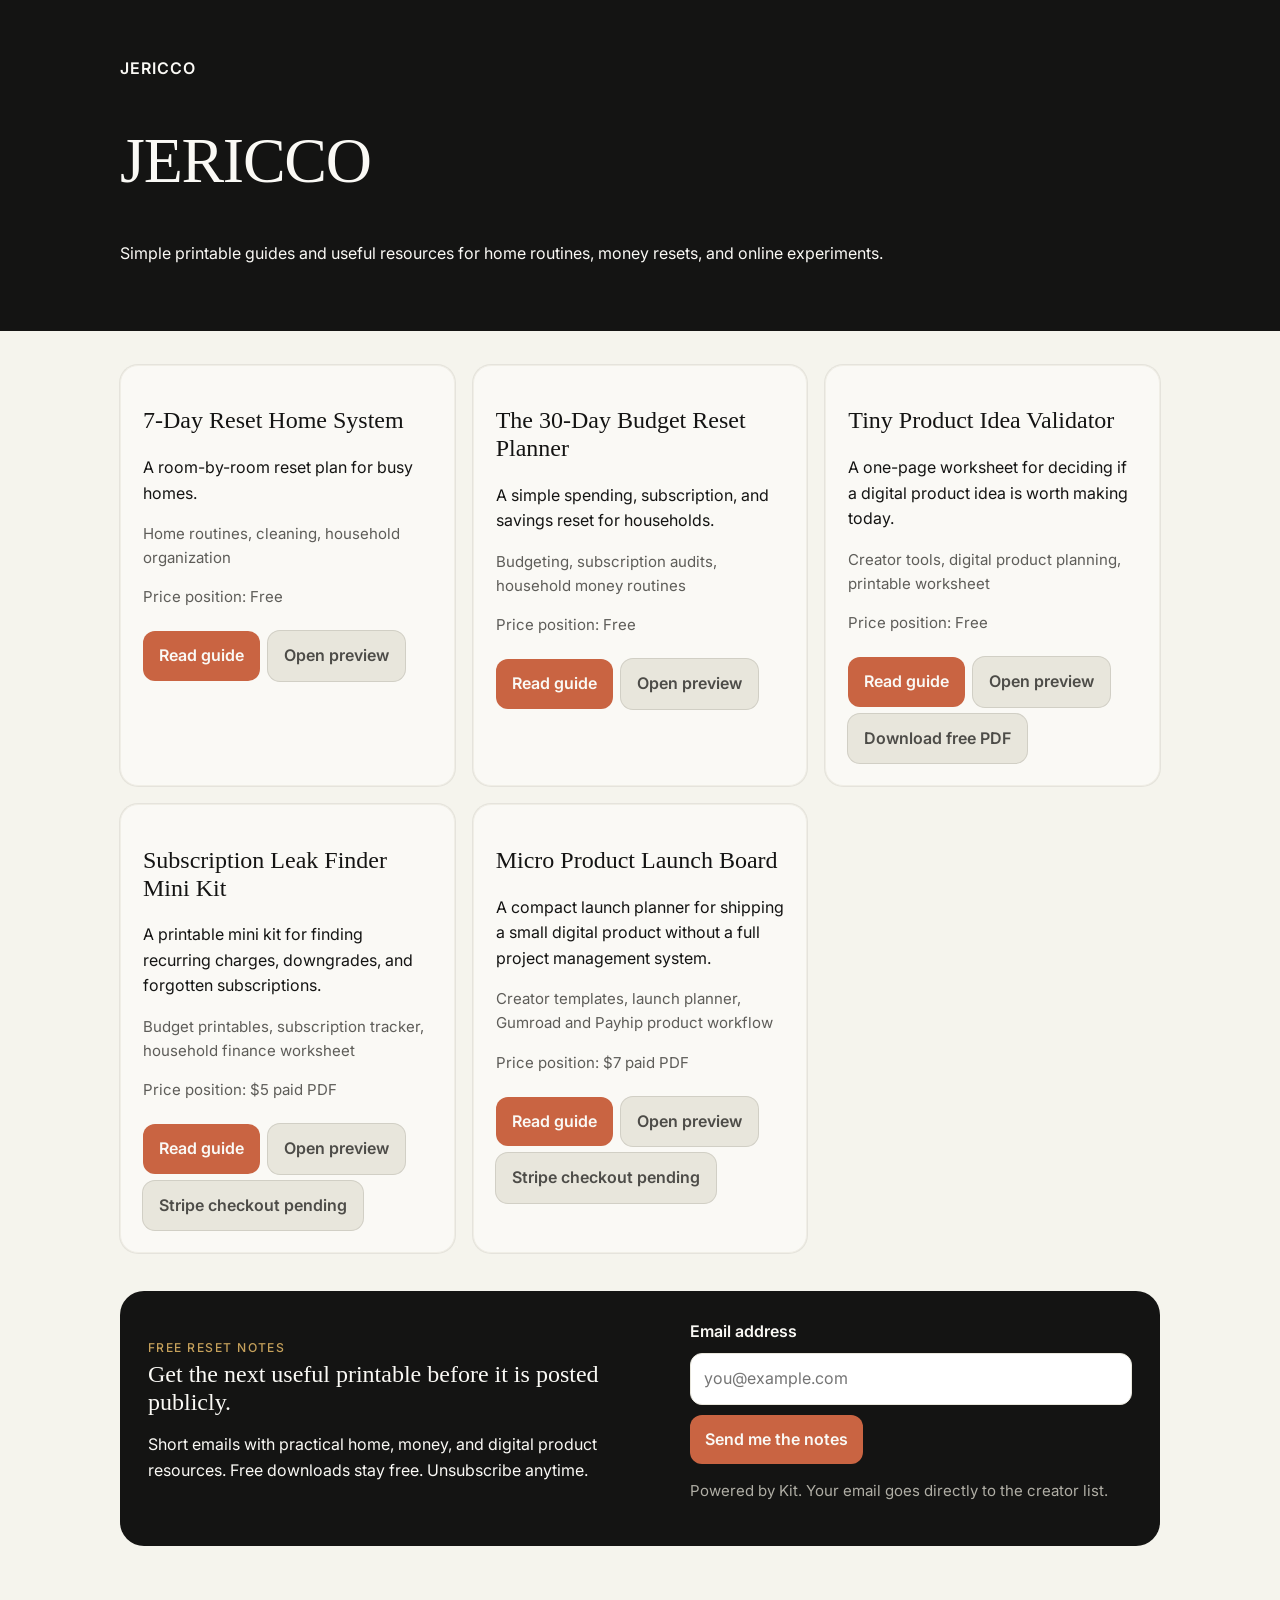
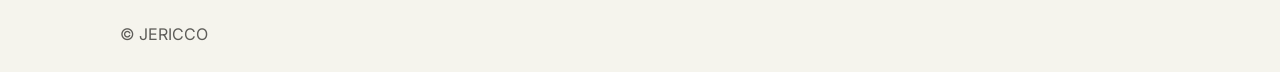
<file: index.html>
<!doctype html><html lang="en"><head><meta charset="utf-8"><meta name="viewport" content="width=device-width, initial-scale=1"><title>JERICCO</title><meta name="description" content="Simple printable guides and useful resources for home routines, money resets, and online experiments."><link rel="stylesheet" href="style.css"></head><body><header><div><a class="home" href="./">JERICCO</a><h1>JERICCO</h1><p>Simple printable guides and useful resources for home routines, money resets, and online experiments.</p></div></header><main><section class='grid'><article class='card'><h2>7-Day Reset Home System</h2><p>A room-by-room reset plan for busy homes.</p><p class='small'>Home routines, cleaning, household organization</p><p class='small'>Price position: Free</p><a class='button' href='7-day-reset-home-system-guide.html'>Read guide</a><a class='button alt' href='7-day-reset-home-system.html'>Open preview</a></article>
<article class='card'><h2>The 30-Day Budget Reset Planner</h2><p>A simple spending, subscription, and savings reset for households.</p><p class='small'>Budgeting, subscription audits, household money routines</p><p class='small'>Price position: Free</p><a class='button' href='budget-reset-planner-guide.html'>Read guide</a><a class='button alt' href='budget-reset-planner.html'>Open preview</a></article>
<article class='card'><h2>Tiny Product Idea Validator</h2><p>A one-page worksheet for deciding if a digital product idea is worth making today.</p><p class='small'>Creator tools, digital product planning, printable worksheet</p><p class='small'>Price position: Free</p><a class='button' href='daily-2026-07-02-tiny-product-idea-validator-guide.html'>Read guide</a><a class='button alt' href='product/daily/2026-07-02/tiny-product-idea-validator/index.html'>Open preview</a><a class='button alt' href='downloads/daily/2026-07-02/tiny-product-idea-validator.pdf'>Download free PDF</a></article>
<article class='card'><h2>Subscription Leak Finder Mini Kit</h2><p>A printable mini kit for finding recurring charges, downgrades, and forgotten subscriptions.</p><p class='small'>Budget printables, subscription tracker, household finance worksheet</p><p class='small'>Price position: $5 paid PDF</p><a class='button' href='daily-2026-07-02-subscription-leak-finder-mini-kit-guide.html'>Read guide</a><a class='button alt' href='product/daily/2026-07-02/subscription-leak-finder-mini-kit/index.html'>Open preview</a><span class='button alt'>Stripe checkout pending</span></article>
<article class='card'><h2>Micro Product Launch Board</h2><p>A compact launch planner for shipping a small digital product without a full project management system.</p><p class='small'>Creator templates, launch planner, Gumroad and Payhip product workflow</p><p class='small'>Price position: $7 paid PDF</p><a class='button' href='daily-2026-07-02-micro-product-launch-board-guide.html'>Read guide</a><a class='button alt' href='product/daily/2026-07-02/micro-product-launch-board/index.html'>Open preview</a><span class='button alt'>Stripe checkout pending</span></article></section>
<section class='email-capture' aria-label='Email updates'>
  <div>
    <p class='eyebrow'>Free reset notes</p>
    <h2>Get the next useful printable before it is posted publicly.</h2>
    <p>Short emails with practical home, money, and digital product resources. Free downloads stay free. Unsubscribe anytime.</p>
  </div>
  <form class='email-form' action='https://app.convertkit.com/forms/8208470/subscriptions' method='post' target='_blank'>
    <label for='email-address'>Email address</label>
    <div class='email-row'>
      <input id='email-address' name='email_address' type='email' placeholder='you@example.com' autocomplete='email' required>
      <button type='submit'>Send me the notes</button>
    </div>
    <p class='small'>Powered by Kit. Your email goes directly to the creator list.</p>
  </form>
</section></main><footer>© JERICCO</footer></body></html>
</file>
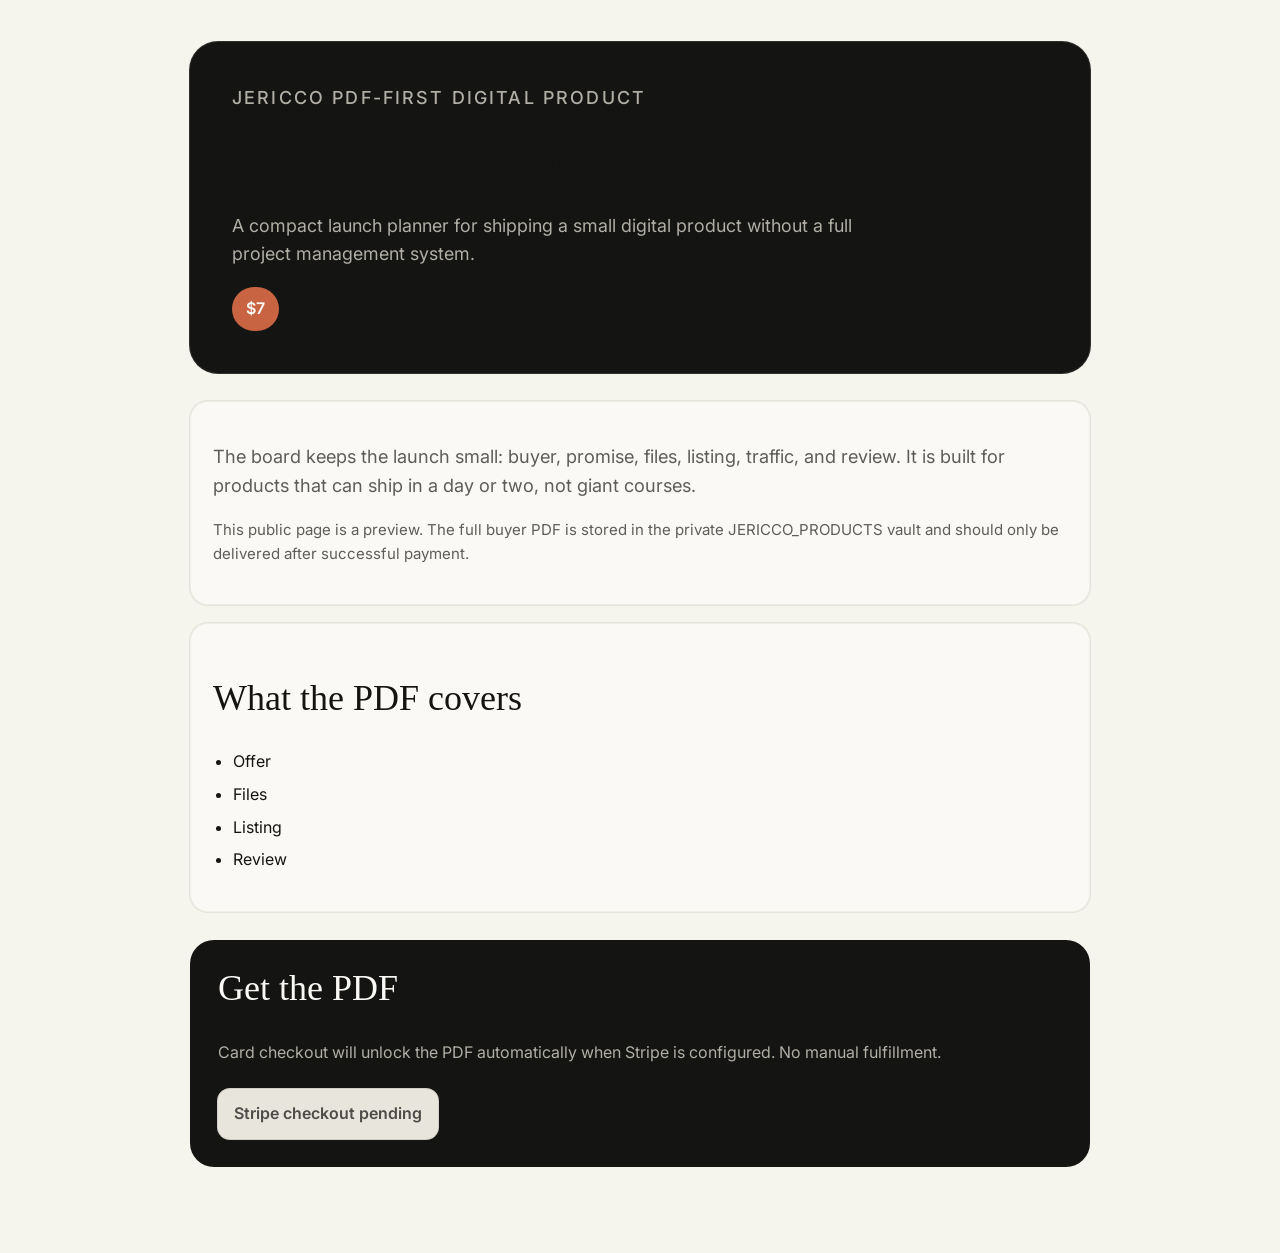
<file: product/daily/2026-07-02/micro-product-launch-board/index.html>
<!doctype html><html lang="en"><head><meta charset="utf-8"><meta name="viewport" content="width=device-width, initial-scale=1"><title>Micro Product Launch Board | JERICCO</title><meta name="description" content="A compact launch planner for shipping a small digital product without a full project management system."><style>@import url('https://fonts.googleapis.com/css2?family=Inter:wght@300;400;500;600&display=swap');
:root{--paper:#f5f4ed;--ivory:#faf9f5;--ink:#141413;--muted:#5e5d59;--stone:#87867f;--border:#e8e6dc;--line:#f0eee6;--terra:#c96442;--terra2:#d97757;--dark:#30302e;--silver:#b0aea5}
*{box-sizing:border-box}body{font-family:'Anthropic Sans',Inter,system-ui,-apple-system,'Segoe UI',Arial,sans-serif;line-height:1.6;color:var(--ink);background:var(--paper);margin:0}main{max-width:940px;margin:0 auto;padding:42px 20px 58px}.cover{background:var(--ink);color:var(--ivory);padding:42px;border-radius:28px;margin-bottom:28px;box-shadow:0 0 0 1px var(--dark)}.eyebrow{letter-spacing:.12em;text-transform:uppercase;color:#c6a15b;font-size:.75rem;font-weight:500;margin:0 0 12px}.cover h1{font-family:'Anthropic Serif',Georgia,serif;font-size:clamp(2.3rem,5vw,4rem);font-weight:500;line-height:1.08;margin:.1rem 0 .8rem}.cover p{max-width:680px;color:var(--silver);font-size:1.12rem}.price{display:inline-block;background:var(--terra);color:var(--ivory);padding:9px 14px;border-radius:999px;font-weight:600}.card,.worksheet{background:var(--ivory);border:1px solid var(--line);border-radius:18px;padding:22px;margin:18px 0;box-shadow:0 0 0 1px rgba(209,207,197,.45)}h1,h2,h3{font-family:'Anthropic Serif',Georgia,serif;font-weight:500;line-height:1.16;color:var(--ink)}h2{font-size:clamp(1.6rem,3vw,2.25rem);margin-top:32px}h3{font-size:1.25rem}.lead{font-size:1.14rem;color:var(--muted)}.small{color:var(--muted);font-size:.94rem}.line{border-bottom:1px solid #cfcabf;min-height:30px;margin:10px 0}.button{display:inline-flex;align-items:center;justify-content:center;background:var(--terra);color:var(--ivory);padding:12px 16px;border-radius:12px;text-decoration:none;font-weight:600;margin:8px 8px 0 0}.button.secondary{background:#e8e6dc;color:#4d4c48;box-shadow:0 0 0 1px #d1cfc5}.button.dark{background:var(--dark);color:var(--ivory)}.paywall{background:var(--ink);color:var(--ivory);border-radius:24px;padding:28px;margin:28px 0}.paywall h2{color:var(--ivory);margin-top:0}.paywall p{color:var(--silver)}ul{padding-left:1.25rem}.preview-list li{margin:.45rem 0}.print-note{font-size:.92rem;color:var(--muted)}@media print{body{background:white}.cover,.paywall{border-radius:0}.no-print{display:none}}</style></head><body><main><section class="cover"><p class="eyebrow">JERICCO PDF-first digital product</p><h1>Micro Product Launch Board</h1><p>A compact launch planner for shipping a small digital product without a full project management system.</p><span class="price">$7</span></section><section class='card'><p class='lead'>The board keeps the launch small: buyer, promise, files, listing, traffic, and review. It is built for products that can ship in a day or two, not giant courses.</p><p class='small'>This public page is a preview. The full buyer PDF is stored in the private JERICCO_PRODUCTS vault and should only be delivered after successful payment.</p></section><section class='card'><h2>What the PDF covers</h2><ul class='preview-list'><li>Offer</li>
<li>Files</li>
<li>Listing</li>
<li>Review</li></ul></section><section class='paywall'><h2>Get the PDF</h2><p>Card checkout will unlock the PDF automatically when Stripe is configured. No manual fulfillment.</p><span class='button secondary'>Stripe checkout pending</span></section></main></body></html>
</file>
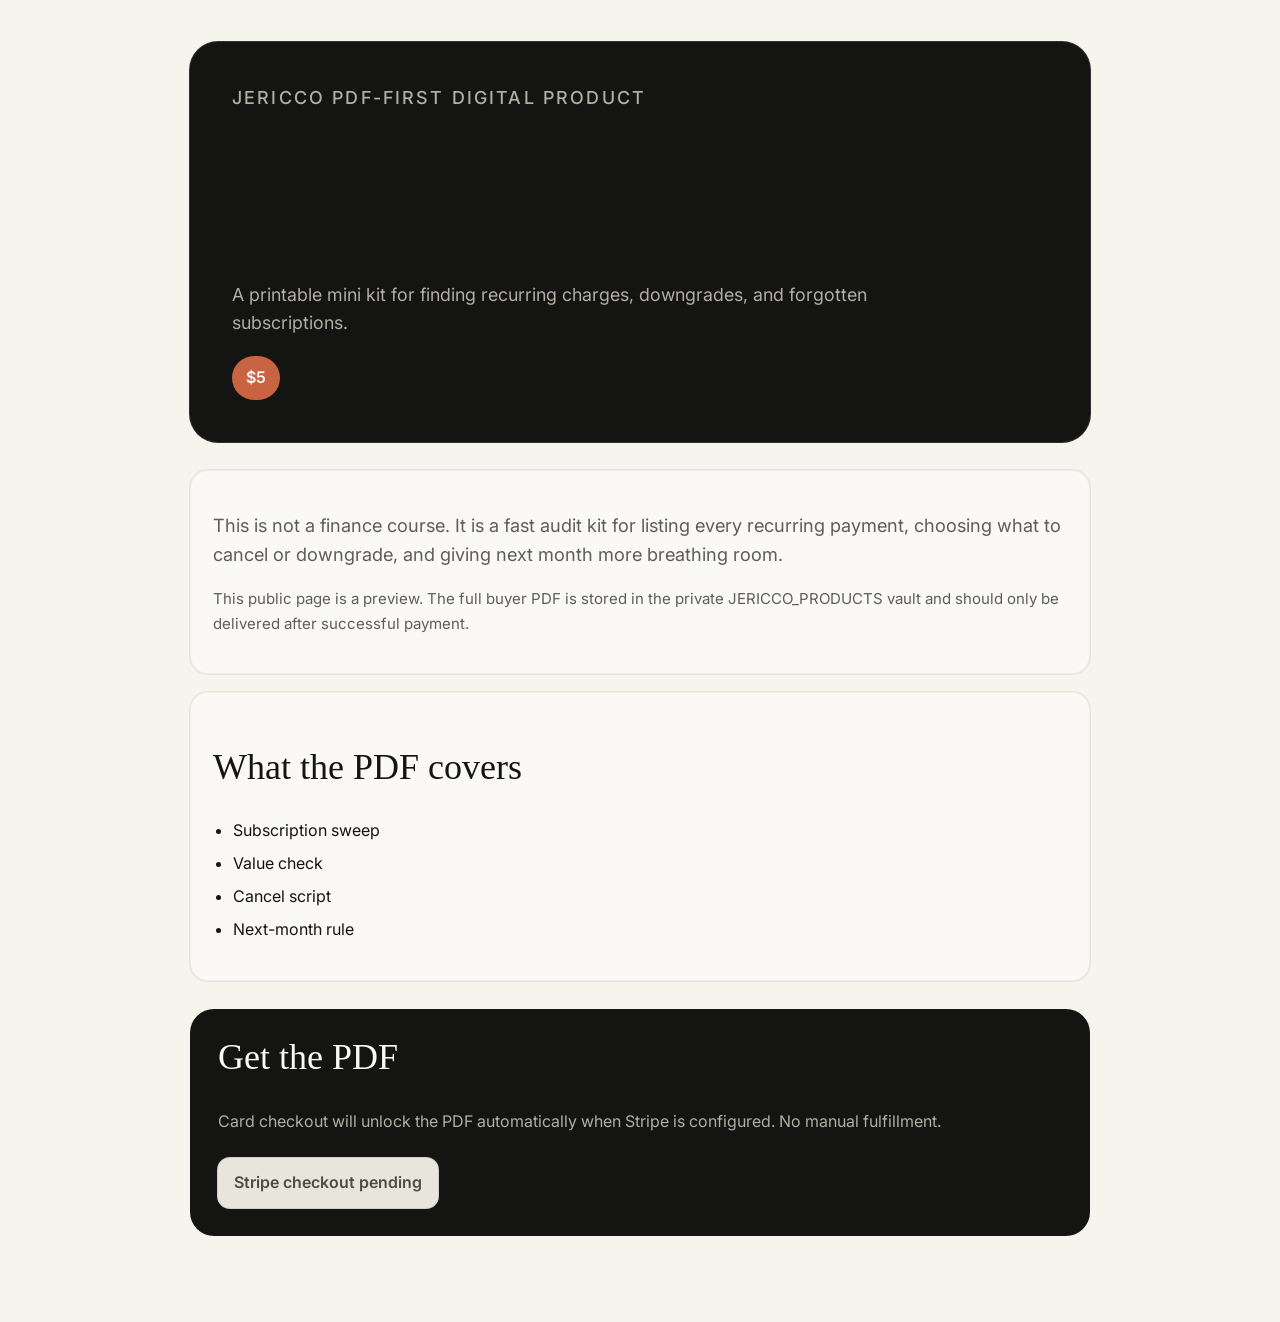
<file: product/daily/2026-07-02/subscription-leak-finder-mini-kit/index.html>
<!doctype html><html lang="en"><head><meta charset="utf-8"><meta name="viewport" content="width=device-width, initial-scale=1"><title>Subscription Leak Finder Mini Kit | JERICCO</title><meta name="description" content="A printable mini kit for finding recurring charges, downgrades, and forgotten subscriptions."><style>@import url('https://fonts.googleapis.com/css2?family=Inter:wght@300;400;500;600&display=swap');
:root{--paper:#f5f4ed;--ivory:#faf9f5;--ink:#141413;--muted:#5e5d59;--stone:#87867f;--border:#e8e6dc;--line:#f0eee6;--terra:#c96442;--terra2:#d97757;--dark:#30302e;--silver:#b0aea5}
*{box-sizing:border-box}body{font-family:'Anthropic Sans',Inter,system-ui,-apple-system,'Segoe UI',Arial,sans-serif;line-height:1.6;color:var(--ink);background:var(--paper);margin:0}main{max-width:940px;margin:0 auto;padding:42px 20px 58px}.cover{background:var(--ink);color:var(--ivory);padding:42px;border-radius:28px;margin-bottom:28px;box-shadow:0 0 0 1px var(--dark)}.eyebrow{letter-spacing:.12em;text-transform:uppercase;color:#c6a15b;font-size:.75rem;font-weight:500;margin:0 0 12px}.cover h1{font-family:'Anthropic Serif',Georgia,serif;font-size:clamp(2.3rem,5vw,4rem);font-weight:500;line-height:1.08;margin:.1rem 0 .8rem}.cover p{max-width:680px;color:var(--silver);font-size:1.12rem}.price{display:inline-block;background:var(--terra);color:var(--ivory);padding:9px 14px;border-radius:999px;font-weight:600}.card,.worksheet{background:var(--ivory);border:1px solid var(--line);border-radius:18px;padding:22px;margin:18px 0;box-shadow:0 0 0 1px rgba(209,207,197,.45)}h1,h2,h3{font-family:'Anthropic Serif',Georgia,serif;font-weight:500;line-height:1.16;color:var(--ink)}h2{font-size:clamp(1.6rem,3vw,2.25rem);margin-top:32px}h3{font-size:1.25rem}.lead{font-size:1.14rem;color:var(--muted)}.small{color:var(--muted);font-size:.94rem}.line{border-bottom:1px solid #cfcabf;min-height:30px;margin:10px 0}.button{display:inline-flex;align-items:center;justify-content:center;background:var(--terra);color:var(--ivory);padding:12px 16px;border-radius:12px;text-decoration:none;font-weight:600;margin:8px 8px 0 0}.button.secondary{background:#e8e6dc;color:#4d4c48;box-shadow:0 0 0 1px #d1cfc5}.button.dark{background:var(--dark);color:var(--ivory)}.paywall{background:var(--ink);color:var(--ivory);border-radius:24px;padding:28px;margin:28px 0}.paywall h2{color:var(--ivory);margin-top:0}.paywall p{color:var(--silver)}ul{padding-left:1.25rem}.preview-list li{margin:.45rem 0}.print-note{font-size:.92rem;color:var(--muted)}@media print{body{background:white}.cover,.paywall{border-radius:0}.no-print{display:none}}</style></head><body><main><section class="cover"><p class="eyebrow">JERICCO PDF-first digital product</p><h1>Subscription Leak Finder Mini Kit</h1><p>A printable mini kit for finding recurring charges, downgrades, and forgotten subscriptions.</p><span class="price">$5</span></section><section class='card'><p class='lead'>This is not a finance course. It is a fast audit kit for listing every recurring payment, choosing what to cancel or downgrade, and giving next month more breathing room.</p><p class='small'>This public page is a preview. The full buyer PDF is stored in the private JERICCO_PRODUCTS vault and should only be delivered after successful payment.</p></section><section class='card'><h2>What the PDF covers</h2><ul class='preview-list'><li>Subscription sweep</li>
<li>Value check</li>
<li>Cancel script</li>
<li>Next-month rule</li></ul></section><section class='paywall'><h2>Get the PDF</h2><p>Card checkout will unlock the PDF automatically when Stripe is configured. No manual fulfillment.</p><span class='button secondary'>Stripe checkout pending</span></section></main></body></html>
</file>
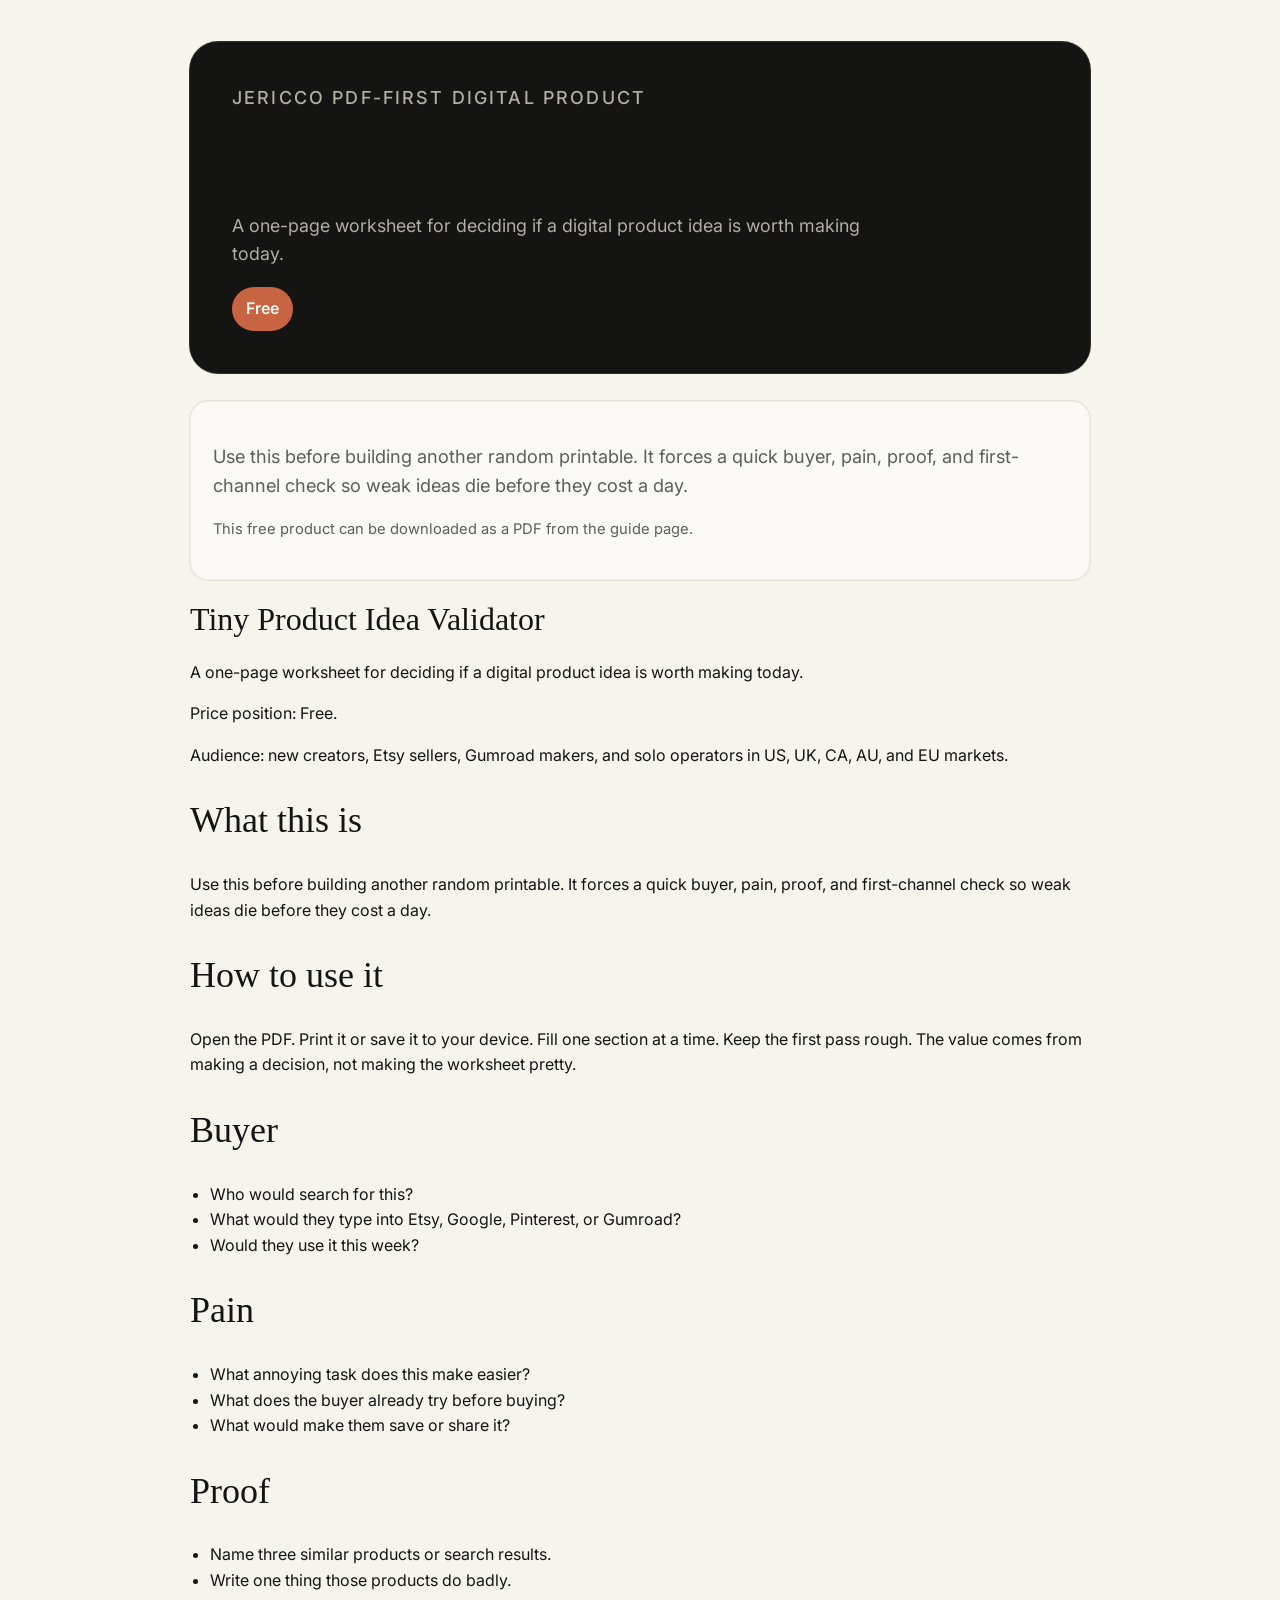
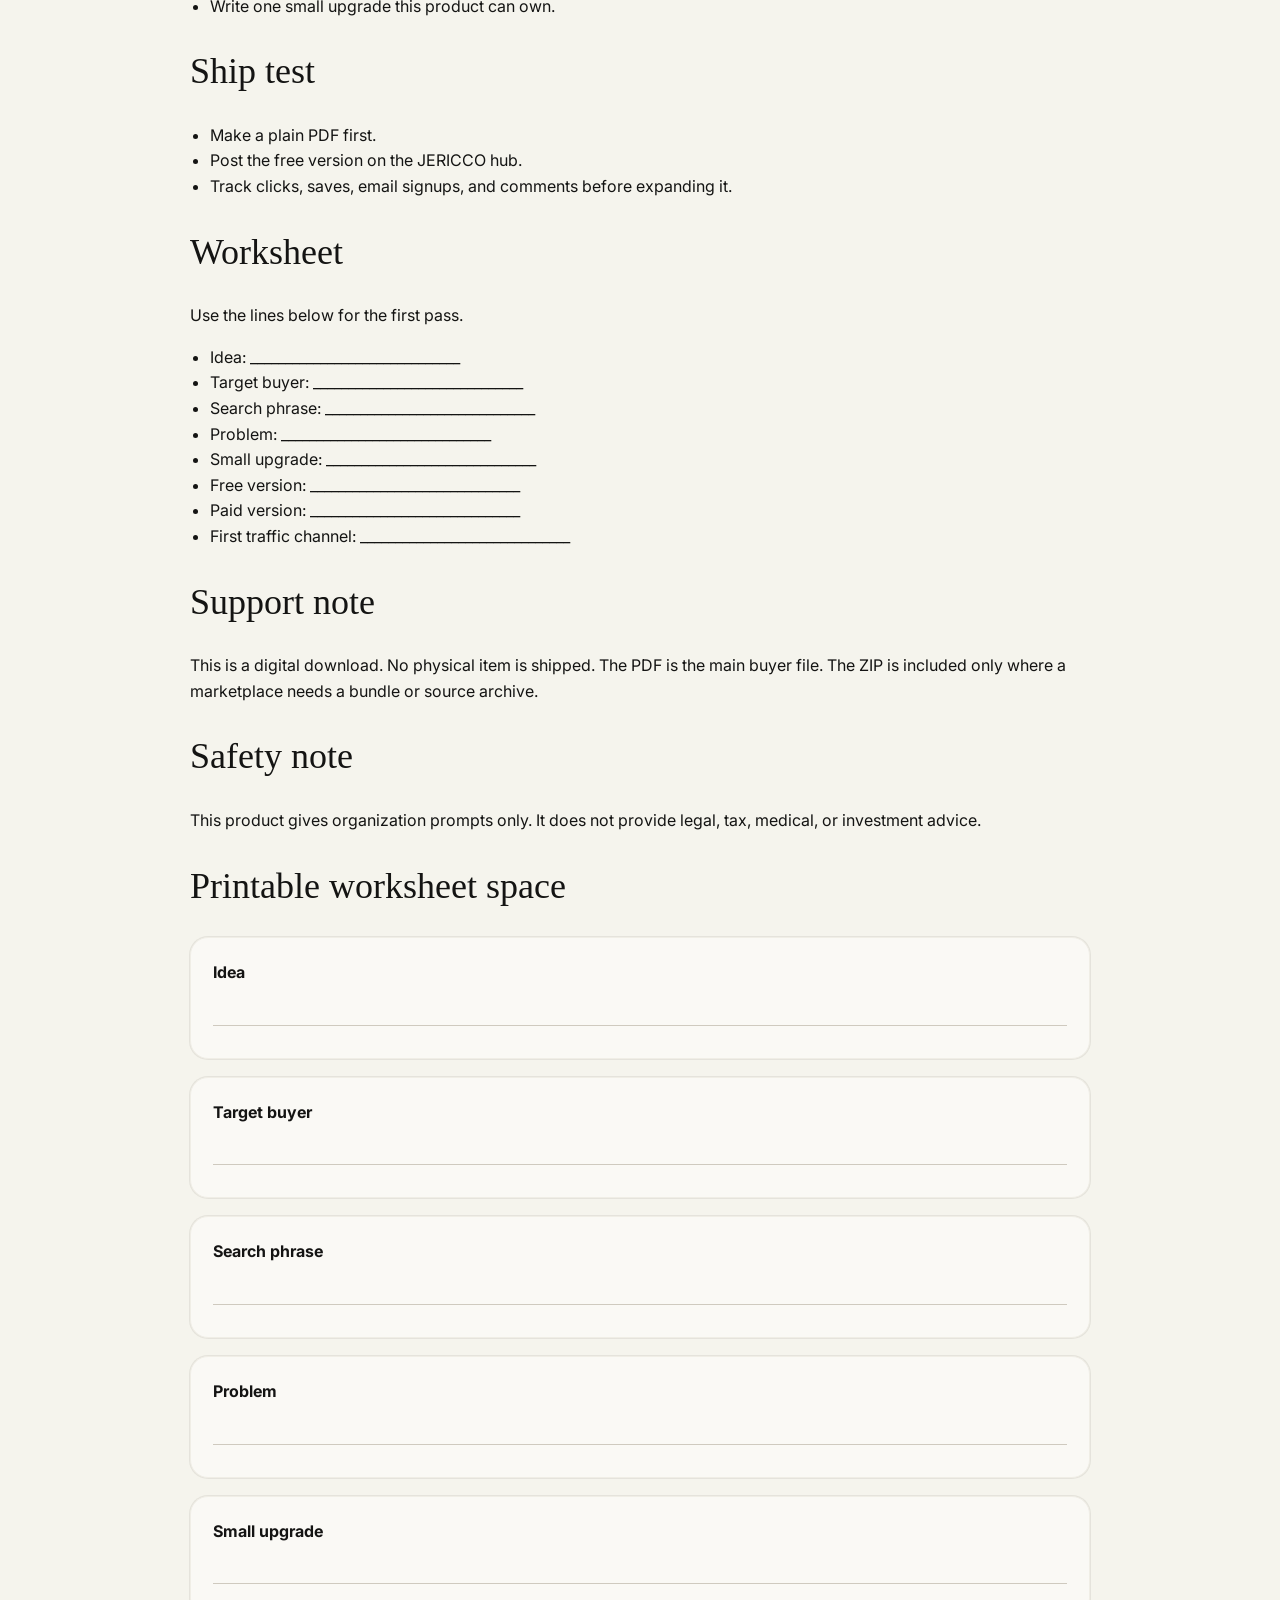
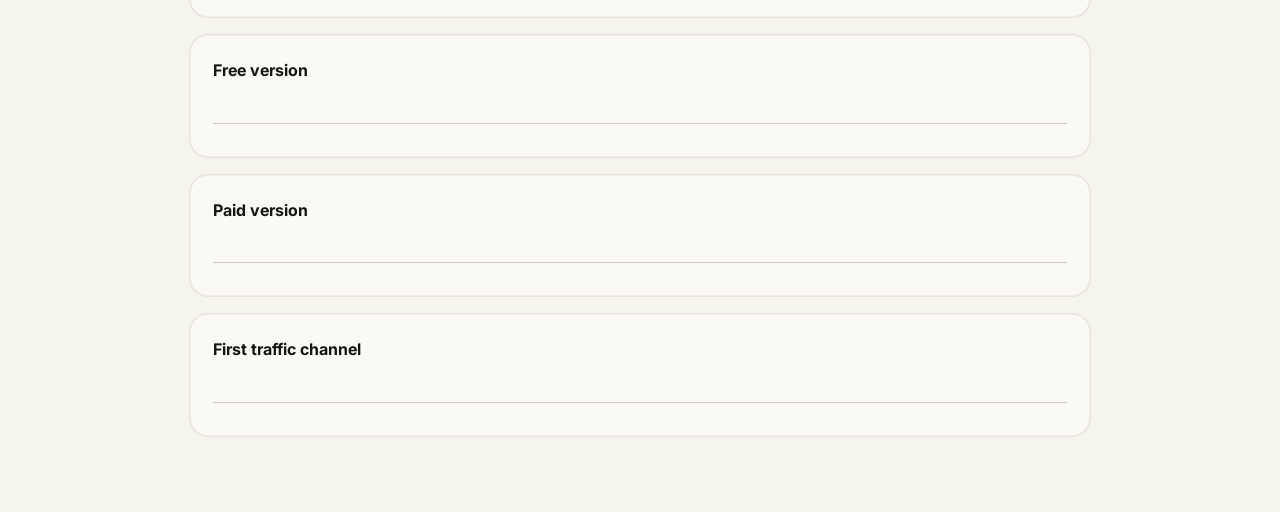
<file: product/daily/2026-07-02/tiny-product-idea-validator/index.html>
<!doctype html><html lang="en"><head><meta charset="utf-8"><meta name="viewport" content="width=device-width, initial-scale=1"><title>Tiny Product Idea Validator | JERICCO</title><meta name="description" content="A one-page worksheet for deciding if a digital product idea is worth making today."><style>@import url('https://fonts.googleapis.com/css2?family=Inter:wght@300;400;500;600&display=swap');
:root{--paper:#f5f4ed;--ivory:#faf9f5;--ink:#141413;--muted:#5e5d59;--stone:#87867f;--border:#e8e6dc;--line:#f0eee6;--terra:#c96442;--terra2:#d97757;--dark:#30302e;--silver:#b0aea5}
*{box-sizing:border-box}body{font-family:'Anthropic Sans',Inter,system-ui,-apple-system,'Segoe UI',Arial,sans-serif;line-height:1.6;color:var(--ink);background:var(--paper);margin:0}main{max-width:940px;margin:0 auto;padding:42px 20px 58px}.cover{background:var(--ink);color:var(--ivory);padding:42px;border-radius:28px;margin-bottom:28px;box-shadow:0 0 0 1px var(--dark)}.eyebrow{letter-spacing:.12em;text-transform:uppercase;color:#c6a15b;font-size:.75rem;font-weight:500;margin:0 0 12px}.cover h1{font-family:'Anthropic Serif',Georgia,serif;font-size:clamp(2.3rem,5vw,4rem);font-weight:500;line-height:1.08;margin:.1rem 0 .8rem}.cover p{max-width:680px;color:var(--silver);font-size:1.12rem}.price{display:inline-block;background:var(--terra);color:var(--ivory);padding:9px 14px;border-radius:999px;font-weight:600}.card,.worksheet{background:var(--ivory);border:1px solid var(--line);border-radius:18px;padding:22px;margin:18px 0;box-shadow:0 0 0 1px rgba(209,207,197,.45)}h1,h2,h3{font-family:'Anthropic Serif',Georgia,serif;font-weight:500;line-height:1.16;color:var(--ink)}h2{font-size:clamp(1.6rem,3vw,2.25rem);margin-top:32px}h3{font-size:1.25rem}.lead{font-size:1.14rem;color:var(--muted)}.small{color:var(--muted);font-size:.94rem}.line{border-bottom:1px solid #cfcabf;min-height:30px;margin:10px 0}.button{display:inline-flex;align-items:center;justify-content:center;background:var(--terra);color:var(--ivory);padding:12px 16px;border-radius:12px;text-decoration:none;font-weight:600;margin:8px 8px 0 0}.button.secondary{background:#e8e6dc;color:#4d4c48;box-shadow:0 0 0 1px #d1cfc5}.button.dark{background:var(--dark);color:var(--ivory)}.paywall{background:var(--ink);color:var(--ivory);border-radius:24px;padding:28px;margin:28px 0}.paywall h2{color:var(--ivory);margin-top:0}.paywall p{color:var(--silver)}ul{padding-left:1.25rem}.preview-list li{margin:.45rem 0}.print-note{font-size:.92rem;color:var(--muted)}@media print{body{background:white}.cover,.paywall{border-radius:0}.no-print{display:none}}</style></head><body><main><section class="cover"><p class="eyebrow">JERICCO PDF-first digital product</p><h1>Tiny Product Idea Validator</h1><p>A one-page worksheet for deciding if a digital product idea is worth making today.</p><span class="price">Free</span></section><section class='card'><p class='lead'>Use this before building another random printable. It forces a quick buyer, pain, proof, and first-channel check so weak ideas die before they cost a day.</p><p class='print-note'>This free product can be downloaded as a PDF from the guide page.</p></section><h1>Tiny Product Idea Validator</h1>
<p>A one-page worksheet for deciding if a digital product idea is worth making today.</p>
<p>Price position: Free.</p>
<p>Audience: new creators, Etsy sellers, Gumroad makers, and solo operators in US, UK, CA, AU, and EU markets.</p>
<h2>What this is</h2>
<p>Use this before building another random printable. It forces a quick buyer, pain, proof, and first-channel check so weak ideas die before they cost a day.</p>
<h2>How to use it</h2>
<p>Open the PDF. Print it or save it to your device. Fill one section at a time. Keep the first pass rough. The value comes from making a decision, not making the worksheet pretty.</p>
<h2>Buyer</h2>
<ul>
<li>Who would search for this?</li>
<li>What would they type into Etsy, Google, Pinterest, or Gumroad?</li>
<li>Would they use it this week?</li>
</ul>
<h2>Pain</h2>
<ul>
<li>What annoying task does this make easier?</li>
<li>What does the buyer already try before buying?</li>
<li>What would make them save or share it?</li>
</ul>
<h2>Proof</h2>
<ul>
<li>Name three similar products or search results.</li>
<li>Write one thing those products do badly.</li>
<li>Write one small upgrade this product can own.</li>
</ul>
<h2>Ship test</h2>
<ul>
<li>Make a plain PDF first.</li>
<li>Post the free version on the JERICCO hub.</li>
<li>Track clicks, saves, email signups, and comments before expanding it.</li>
</ul>
<h2>Worksheet</h2>
<p>Use the lines below for the first pass.</p>
<ul>
<li>Idea: ______________________________</li>
<li>Target buyer: ______________________________</li>
<li>Search phrase: ______________________________</li>
<li>Problem: ______________________________</li>
<li>Small upgrade: ______________________________</li>
<li>Free version: ______________________________</li>
<li>Paid version: ______________________________</li>
<li>First traffic channel: ______________________________</li>
</ul>
<h2>Support note</h2>
<p>This is a digital download. No physical item is shipped. The PDF is the main buyer file. The ZIP is included only where a marketplace needs a bundle or source archive.</p>
<h2>Safety note</h2>
<p>This product gives organization prompts only. It does not provide legal, tax, medical, or investment advice.</p><h2>Printable worksheet space</h2><div class='worksheet'><strong>Idea</strong><div class='line'></div></div>
<div class='worksheet'><strong>Target buyer</strong><div class='line'></div></div>
<div class='worksheet'><strong>Search phrase</strong><div class='line'></div></div>
<div class='worksheet'><strong>Problem</strong><div class='line'></div></div>
<div class='worksheet'><strong>Small upgrade</strong><div class='line'></div></div>
<div class='worksheet'><strong>Free version</strong><div class='line'></div></div>
<div class='worksheet'><strong>Paid version</strong><div class='line'></div></div>
<div class='worksheet'><strong>First traffic channel</strong><div class='line'></div></div></main></body></html>
</file>
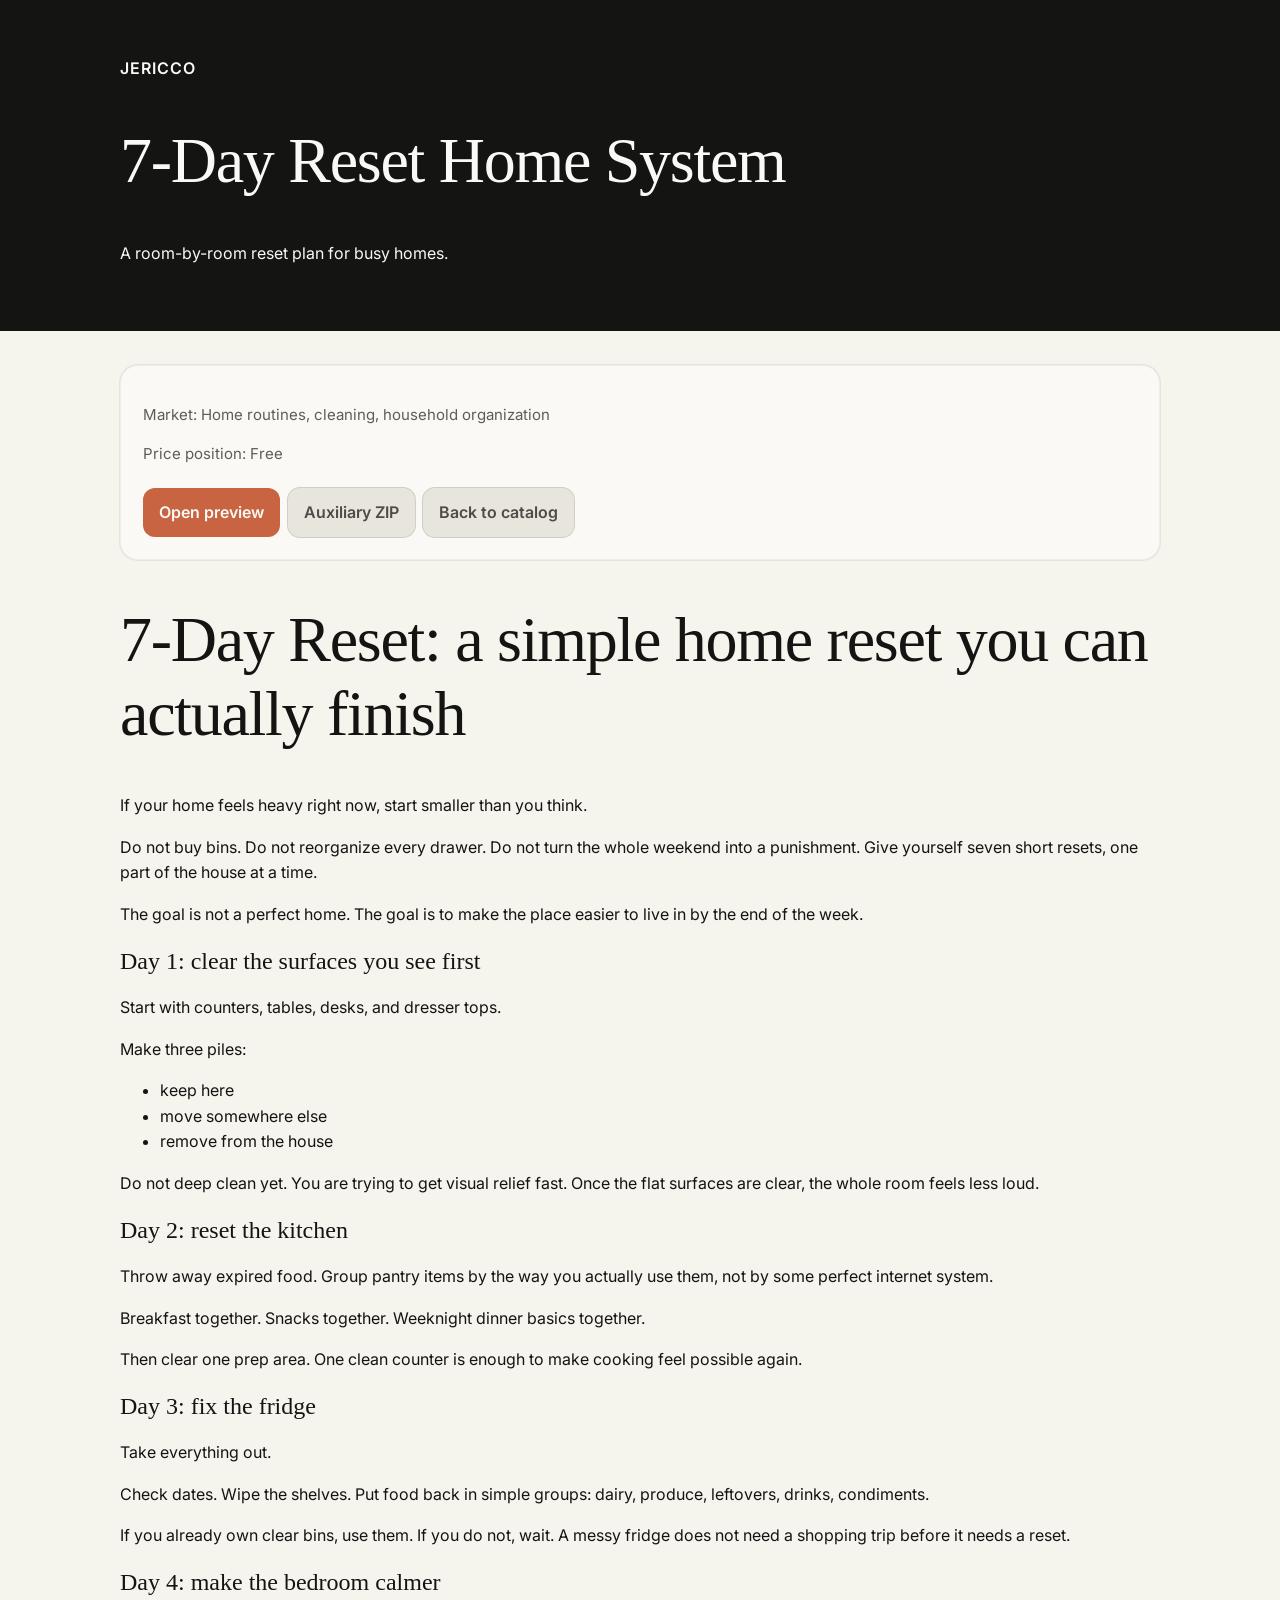
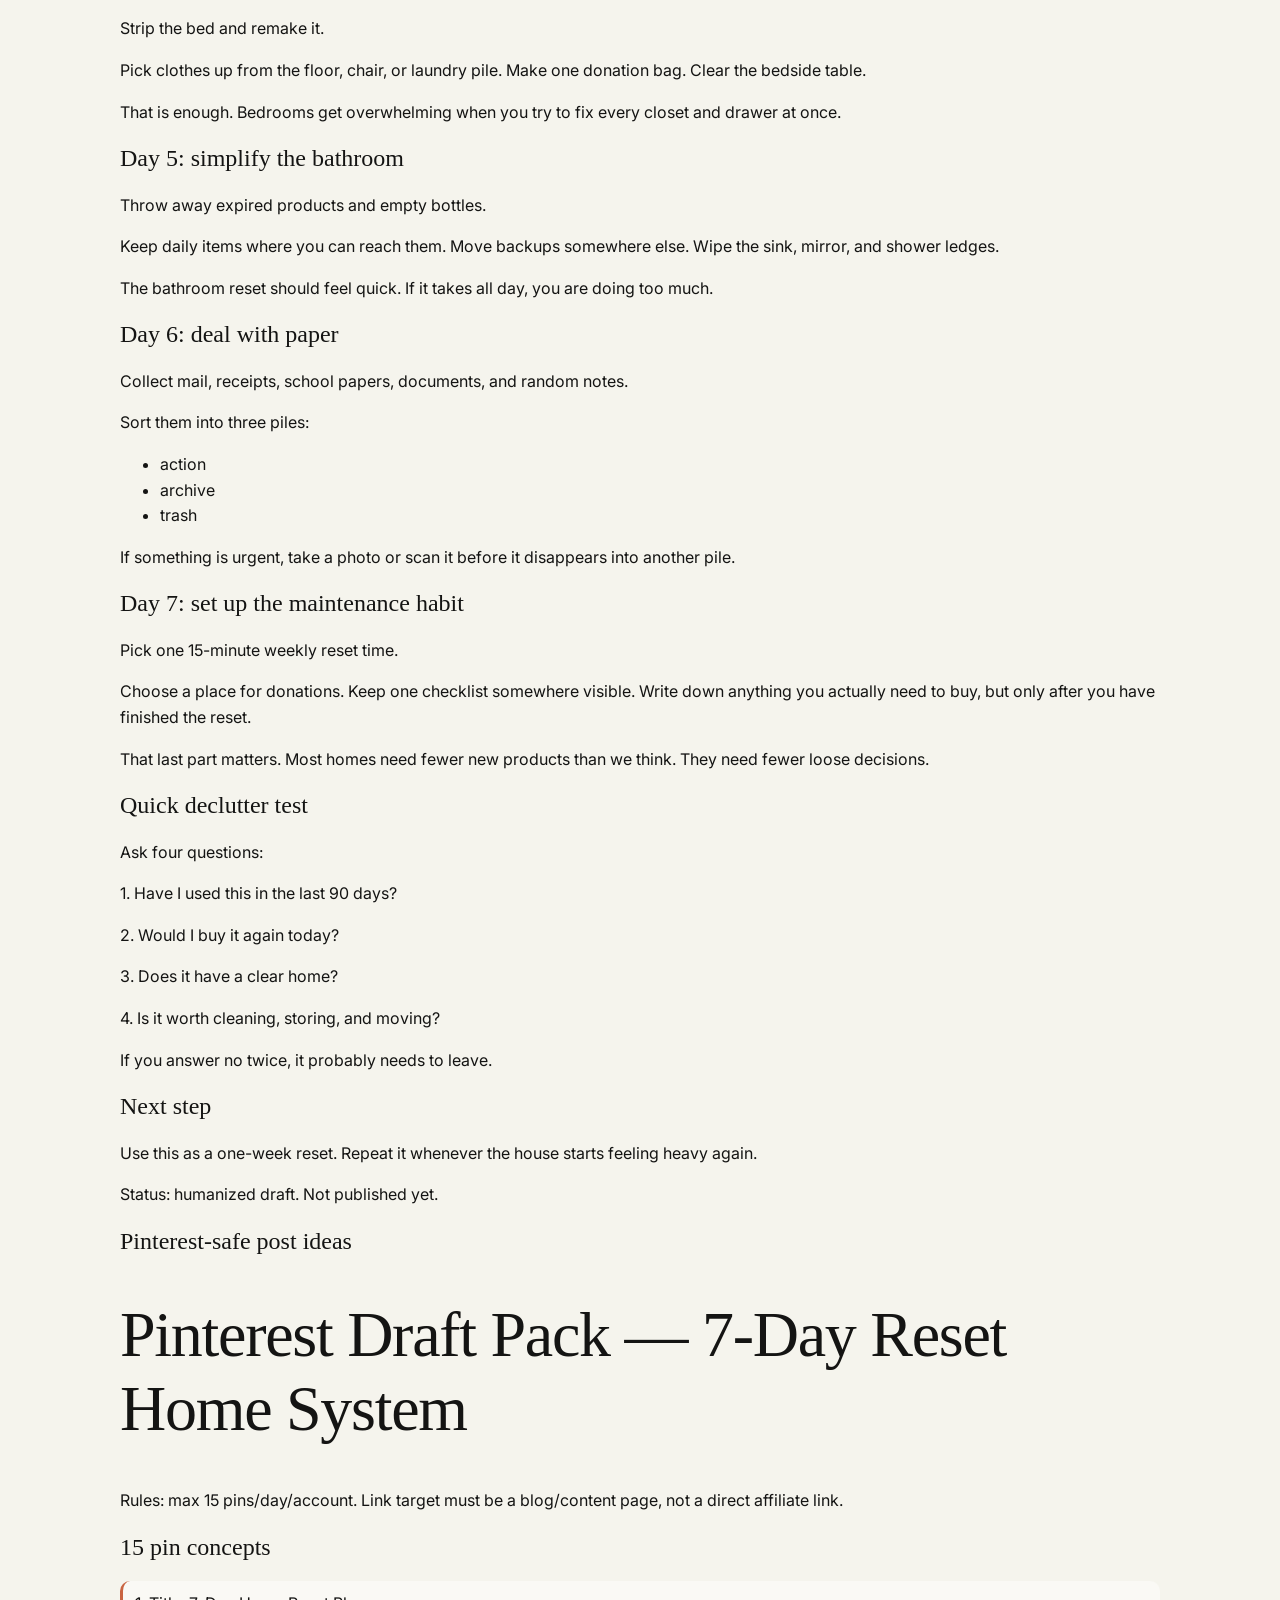
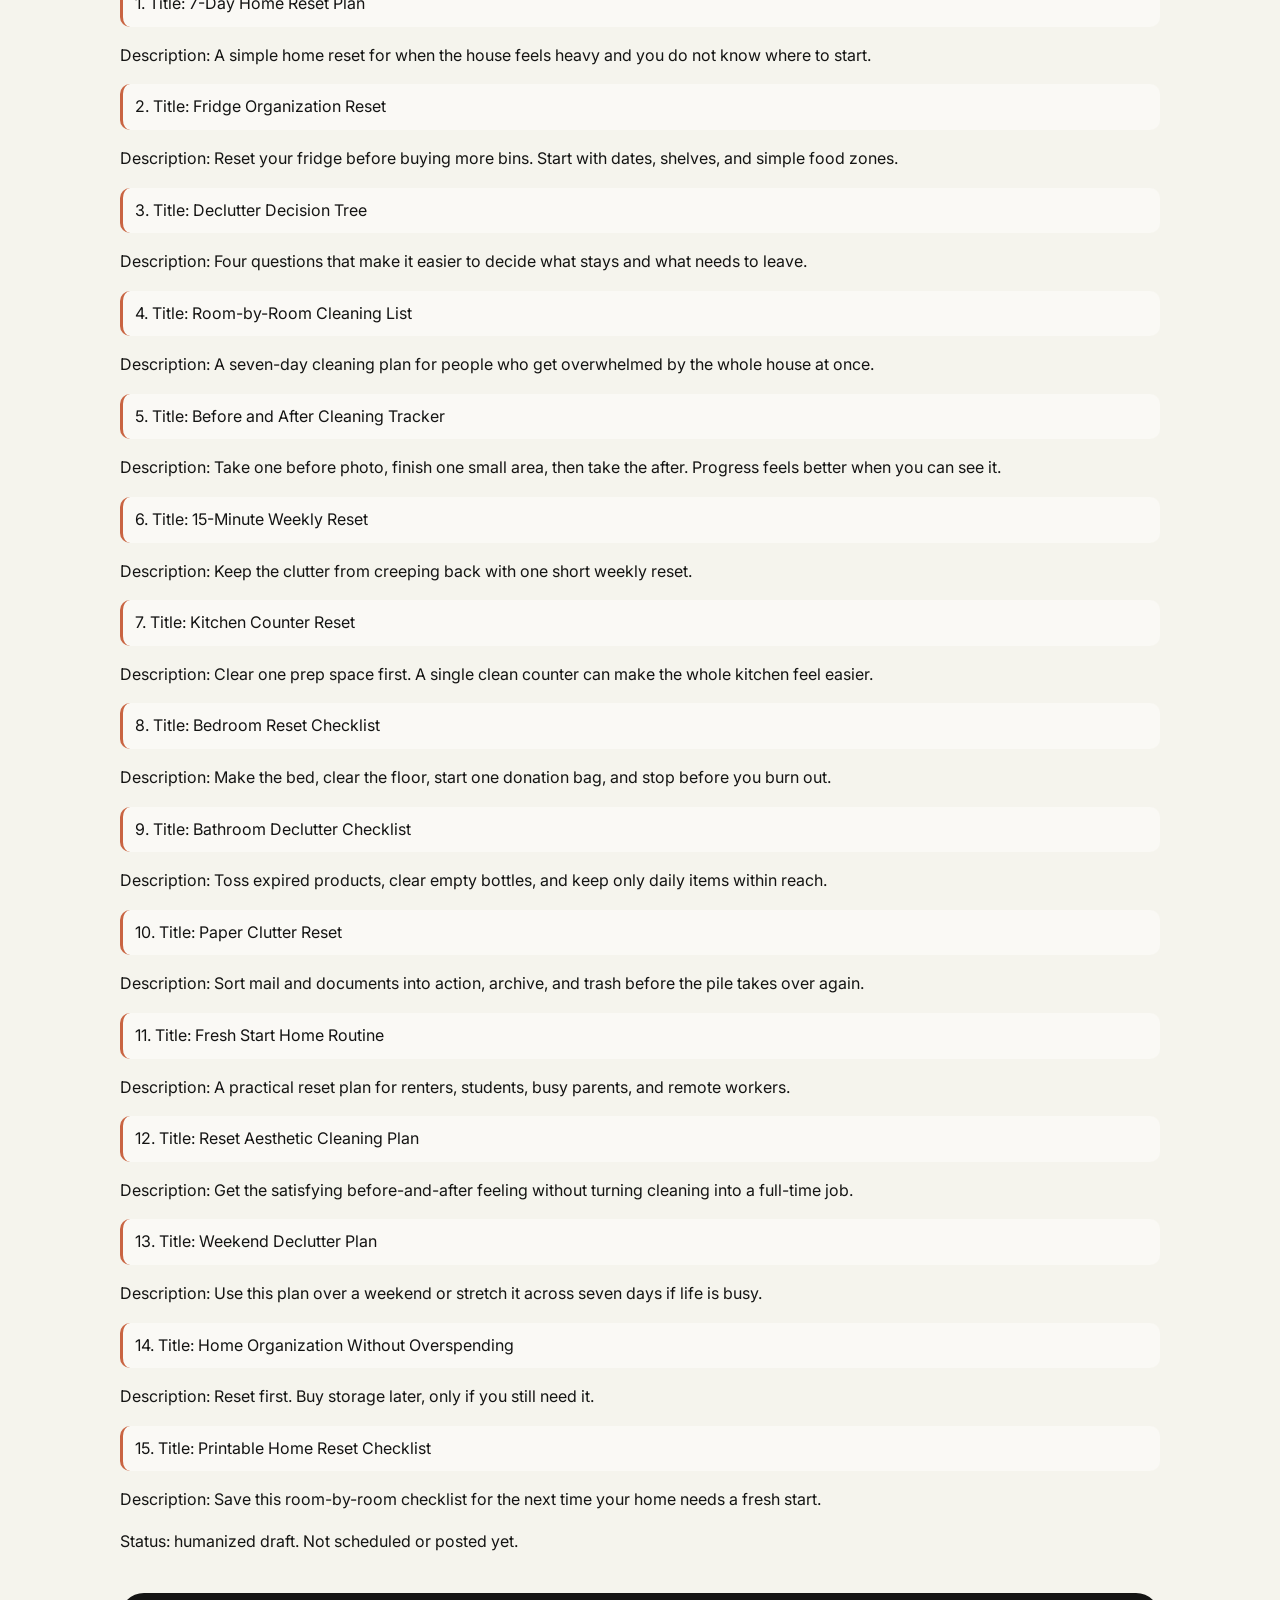
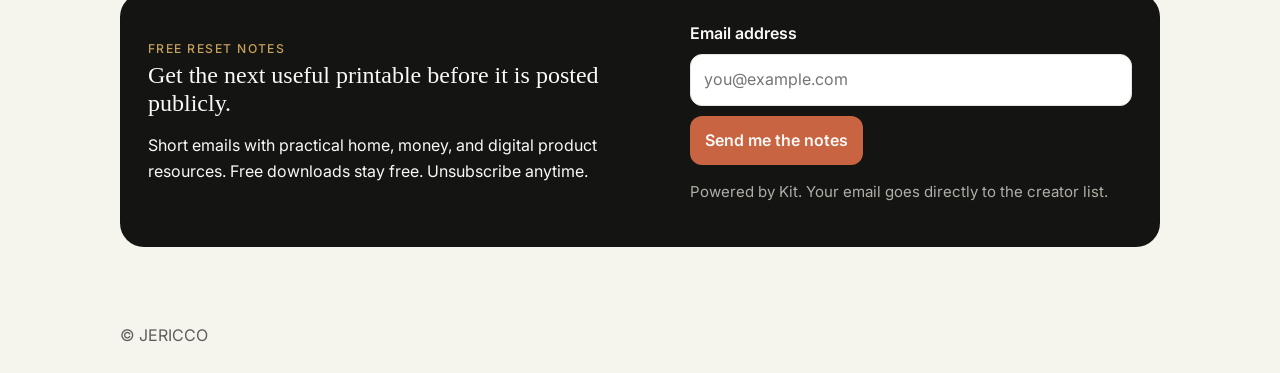
<file: 7-day-reset-home-system-guide.html>
<!doctype html><html lang="en"><head><meta charset="utf-8"><meta name="viewport" content="width=device-width, initial-scale=1"><title>7-Day Reset Home System | JERICCO</title><meta name="description" content="A room-by-room reset plan for busy homes."><link rel="stylesheet" href="style.css"></head><body><header><div><a class="home" href="./">JERICCO</a><h1>7-Day Reset Home System</h1><p>A room-by-room reset plan for busy homes.</p></div></header><main><section class='card'><p class='small'>Market: Home routines, cleaning, household organization</p><p class='small'>Price position: Free</p><a class='button' href='7-day-reset-home-system.html'>Open preview</a><a class='button alt' href='downloads/7-day-reset-home-system.zip'>Auxiliary ZIP</a><a class='button alt' href='./'>Back to catalog</a></section><h1>7-Day Reset: a simple home reset you can actually finish</h1>
<p>If your home feels heavy right now, start smaller than you think.</p>
<p>Do not buy bins. Do not reorganize every drawer. Do not turn the whole weekend into a punishment. Give yourself seven short resets, one part of the house at a time.</p>
<p>The goal is not a perfect home. The goal is to make the place easier to live in by the end of the week.</p>
<h2>Day 1: clear the surfaces you see first</h2>
<p>Start with counters, tables, desks, and dresser tops.</p>
<p>Make three piles:</p>
<ul>
<li>keep here</li>
<li>move somewhere else</li>
<li>remove from the house</li>
</ul>
<p>Do not deep clean yet. You are trying to get visual relief fast. Once the flat surfaces are clear, the whole room feels less loud.</p>
<h2>Day 2: reset the kitchen</h2>
<p>Throw away expired food. Group pantry items by the way you actually use them, not by some perfect internet system.</p>
<p>Breakfast together. Snacks together. Weeknight dinner basics together.</p>
<p>Then clear one prep area. One clean counter is enough to make cooking feel possible again.</p>
<h2>Day 3: fix the fridge</h2>
<p>Take everything out.</p>
<p>Check dates. Wipe the shelves. Put food back in simple groups: dairy, produce, leftovers, drinks, condiments.</p>
<p>If you already own clear bins, use them. If you do not, wait. A messy fridge does not need a shopping trip before it needs a reset.</p>
<h2>Day 4: make the bedroom calmer</h2>
<p>Strip the bed and remake it.</p>
<p>Pick clothes up from the floor, chair, or laundry pile. Make one donation bag. Clear the bedside table.</p>
<p>That is enough. Bedrooms get overwhelming when you try to fix every closet and drawer at once.</p>
<h2>Day 5: simplify the bathroom</h2>
<p>Throw away expired products and empty bottles.</p>
<p>Keep daily items where you can reach them. Move backups somewhere else. Wipe the sink, mirror, and shower ledges.</p>
<p>The bathroom reset should feel quick. If it takes all day, you are doing too much.</p>
<h2>Day 6: deal with paper</h2>
<p>Collect mail, receipts, school papers, documents, and random notes.</p>
<p>Sort them into three piles:</p>
<ul>
<li>action</li>
<li>archive</li>
<li>trash</li>
</ul>
<p>If something is urgent, take a photo or scan it before it disappears into another pile.</p>
<h2>Day 7: set up the maintenance habit</h2>
<p>Pick one 15-minute weekly reset time.</p>
<p>Choose a place for donations. Keep one checklist somewhere visible. Write down anything you actually need to buy, but only after you have finished the reset.</p>
<p>That last part matters. Most homes need fewer new products than we think. They need fewer loose decisions.</p>
<h2>Quick declutter test</h2>
<p>Ask four questions:</p>
<p>1. Have I used this in the last 90 days?</p>
<p>2. Would I buy it again today?</p>
<p>3. Does it have a clear home?</p>
<p>4. Is it worth cleaning, storing, and moving?</p>
<p>If you answer no twice, it probably needs to leave.</p>
<h2>Next step</h2>
<p>Use this as a one-week reset. Repeat it whenever the house starts feeling heavy again.</p>
<p>Status: humanized draft. Not published yet.</p><h2>Pinterest-safe post ideas</h2><h1>Pinterest Draft Pack — 7-Day Reset Home System</h1>
<p>Rules: max 15 pins/day/account. Link target must be a blog/content page, not a direct affiliate link.</p>
<h2>15 pin concepts</h2>
<p class='pin'>1. Title: 7-Day Home Reset Plan</p>
<p>Description: A simple home reset for when the house feels heavy and you do not know where to start.</p>
<p class='pin'>2. Title: Fridge Organization Reset</p>
<p>Description: Reset your fridge before buying more bins. Start with dates, shelves, and simple food zones.</p>
<p class='pin'>3. Title: Declutter Decision Tree</p>
<p>Description: Four questions that make it easier to decide what stays and what needs to leave.</p>
<p class='pin'>4. Title: Room-by-Room Cleaning List</p>
<p>Description: A seven-day cleaning plan for people who get overwhelmed by the whole house at once.</p>
<p class='pin'>5. Title: Before and After Cleaning Tracker</p>
<p>Description: Take one before photo, finish one small area, then take the after. Progress feels better when you can see it.</p>
<p class='pin'>6. Title: 15-Minute Weekly Reset</p>
<p>Description: Keep the clutter from creeping back with one short weekly reset.</p>
<p class='pin'>7. Title: Kitchen Counter Reset</p>
<p>Description: Clear one prep space first. A single clean counter can make the whole kitchen feel easier.</p>
<p class='pin'>8. Title: Bedroom Reset Checklist</p>
<p>Description: Make the bed, clear the floor, start one donation bag, and stop before you burn out.</p>
<p class='pin'>9. Title: Bathroom Declutter Checklist</p>
<p>Description: Toss expired products, clear empty bottles, and keep only daily items within reach.</p>
<p class='pin'>10. Title: Paper Clutter Reset</p>
<p>Description: Sort mail and documents into action, archive, and trash before the pile takes over again.</p>
<p class='pin'>11. Title: Fresh Start Home Routine</p>
<p>Description: A practical reset plan for renters, students, busy parents, and remote workers.</p>
<p class='pin'>12. Title: Reset Aesthetic Cleaning Plan</p>
<p>Description: Get the satisfying before-and-after feeling without turning cleaning into a full-time job.</p>
<p class='pin'>13. Title: Weekend Declutter Plan</p>
<p>Description: Use this plan over a weekend or stretch it across seven days if life is busy.</p>
<p class='pin'>14. Title: Home Organization Without Overspending</p>
<p>Description: Reset first. Buy storage later, only if you still need it.</p>
<p class='pin'>15. Title: Printable Home Reset Checklist</p>
<p>Description: Save this room-by-room checklist for the next time your home needs a fresh start.</p>
<p>Status: humanized draft. Not scheduled or posted yet.</p>
<section class='email-capture' aria-label='Email updates'>
  <div>
    <p class='eyebrow'>Free reset notes</p>
    <h2>Get the next useful printable before it is posted publicly.</h2>
    <p>Short emails with practical home, money, and digital product resources. Free downloads stay free. Unsubscribe anytime.</p>
  </div>
  <form class='email-form' action='https://app.convertkit.com/forms/8208470/subscriptions' method='post' target='_blank'>
    <label for='email-address'>Email address</label>
    <div class='email-row'>
      <input id='email-address' name='email_address' type='email' placeholder='you@example.com' autocomplete='email' required>
      <button type='submit'>Send me the notes</button>
    </div>
    <p class='small'>Powered by Kit. Your email goes directly to the creator list.</p>
  </form>
</section></main><footer>© JERICCO</footer></body></html>
</file>
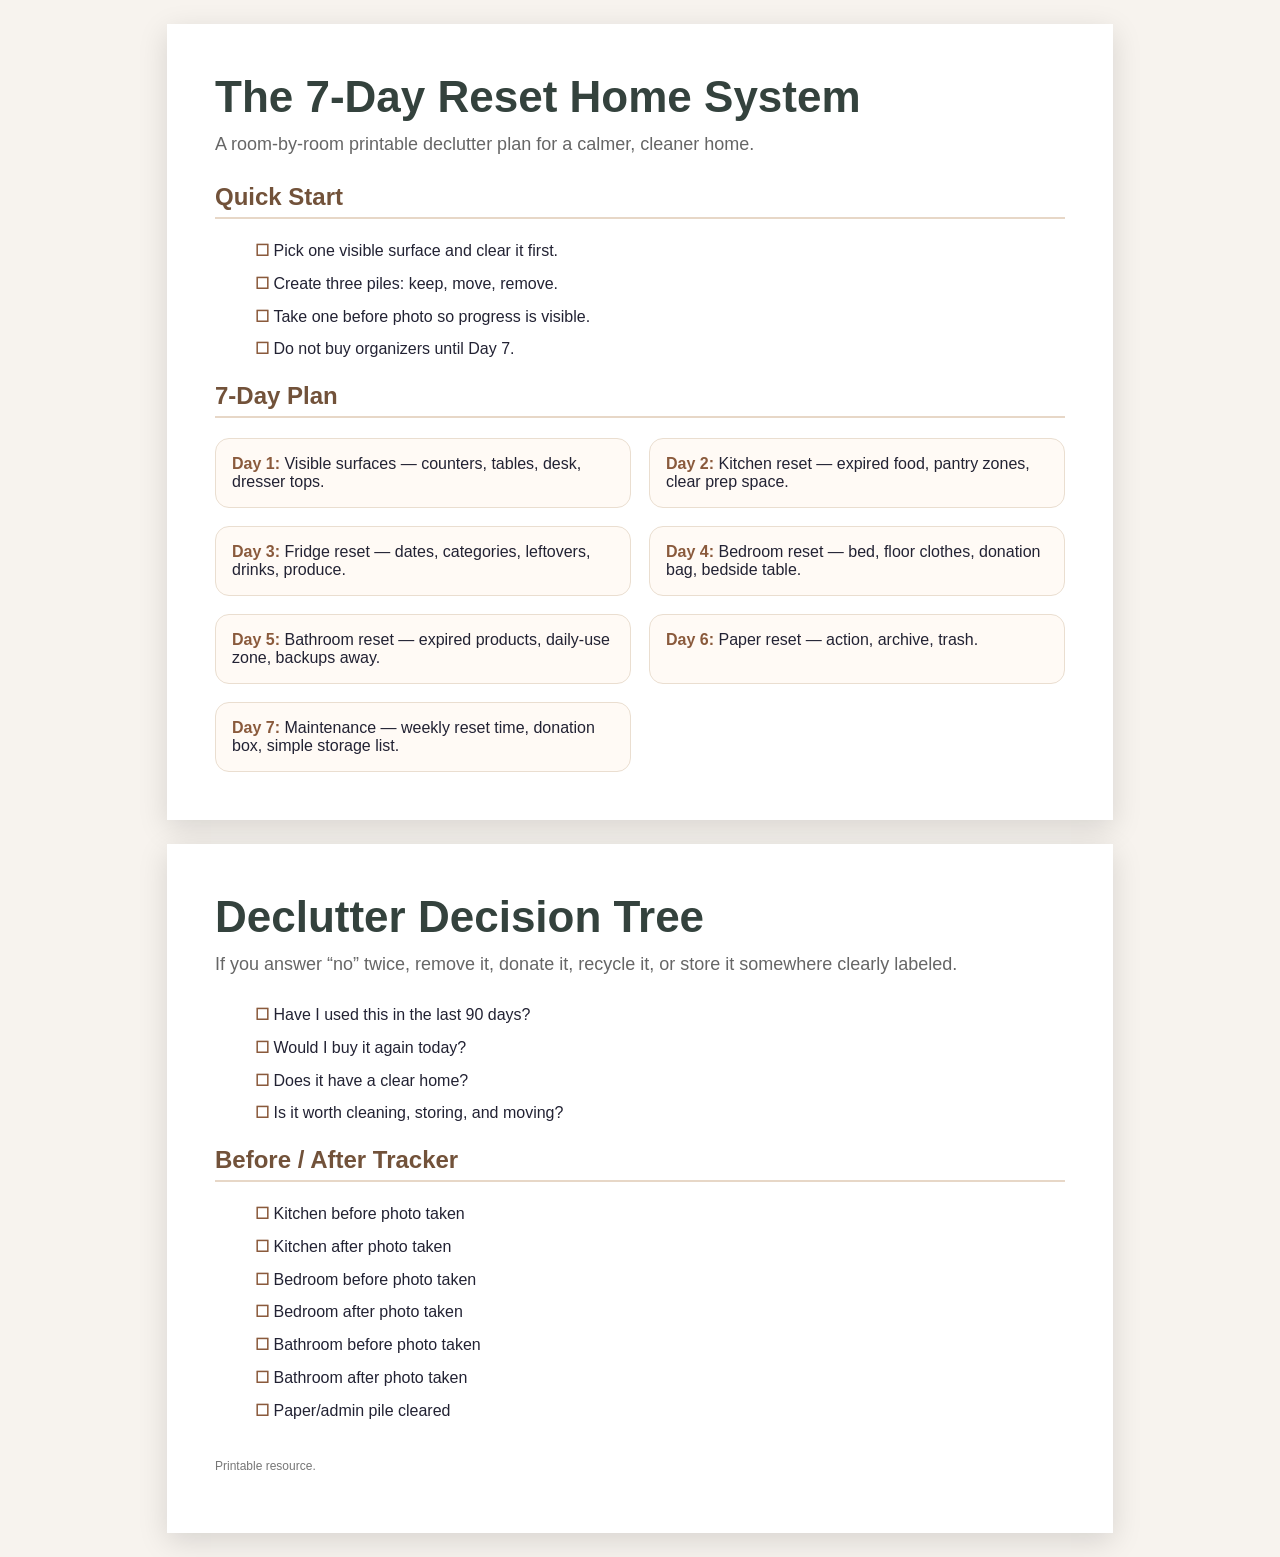
<file: 7-day-reset-home-system.html>
<!doctype html>
<html lang="en">
<head>
<meta charset="utf-8">
<title>The 7-Day Reset Home System</title>
<style>
  body { font-family: Arial, sans-serif; color: #223; margin: 0; background: #f7f3ee; }
  .page { max-width: 850px; margin: 24px auto; background: white; padding: 48px; box-shadow: 0 8px 28px #0002; }
  h1 { font-size: 44px; margin: 0; color: #34423d; }
  h2 { color: #72523a; border-bottom: 2px solid #e7d7c7; padding-bottom: 6px; }
  .subtitle { font-size: 18px; color: #666; margin: 12px 0 28px; }
  .grid { display: grid; grid-template-columns: 1fr 1fr; gap: 18px; }
  .card { border: 1px solid #eaded0; border-radius: 14px; padding: 16px; background: #fffaf5; }
  .day { font-weight: bold; color: #8a5a3c; }
  ul { line-height: 1.55; }
  .checklist li { list-style: none; margin: 8px 0; }
  .checklist li::before { content: "☐ "; color: #8a5a3c; font-weight: bold; }
  .footer { margin-top: 36px; font-size: 12px; color: #777; }
  @media print { body { background: white; } .page { box-shadow: none; margin: 0; page-break-after: always; } }
</style>
</head>
<body>
<div class="page">
<h1>The 7-Day Reset Home System</h1>
<p class="subtitle">A room-by-room printable declutter plan for a calmer, cleaner home.</p>
<h2>Quick Start</h2>
<ul class="checklist">
<li>Pick one visible surface and clear it first.</li>
<li>Create three piles: keep, move, remove.</li>
<li>Take one before photo so progress is visible.</li>
<li>Do not buy organizers until Day 7.</li>
</ul>
<h2>7-Day Plan</h2>
<div class="grid">
<div class="card"><span class="day">Day 1:</span> Visible surfaces — counters, tables, desk, dresser tops.</div>
<div class="card"><span class="day">Day 2:</span> Kitchen reset — expired food, pantry zones, clear prep space.</div>
<div class="card"><span class="day">Day 3:</span> Fridge reset — dates, categories, leftovers, drinks, produce.</div>
<div class="card"><span class="day">Day 4:</span> Bedroom reset — bed, floor clothes, donation bag, bedside table.</div>
<div class="card"><span class="day">Day 5:</span> Bathroom reset — expired products, daily-use zone, backups away.</div>
<div class="card"><span class="day">Day 6:</span> Paper reset — action, archive, trash.</div>
<div class="card"><span class="day">Day 7:</span> Maintenance — weekly reset time, donation box, simple storage list.</div>
</div>
</div>
<div class="page">
<h1>Declutter Decision Tree</h1>
<p class="subtitle">If you answer “no” twice, remove it, donate it, recycle it, or store it somewhere clearly labeled.</p>
<ul class="checklist">
<li>Have I used this in the last 90 days?</li>
<li>Would I buy it again today?</li>
<li>Does it have a clear home?</li>
<li>Is it worth cleaning, storing, and moving?</li>
</ul>
<h2>Before / After Tracker</h2>
<ul class="checklist">
<li>Kitchen before photo taken</li>
<li>Kitchen after photo taken</li>
<li>Bedroom before photo taken</li>
<li>Bedroom after photo taken</li>
<li>Bathroom before photo taken</li>
<li>Bathroom after photo taken</li>
<li>Paper/admin pile cleared</li>
</ul>
<p class="footer">Printable resource.</p>
</div>
</body>
</html>
</file>
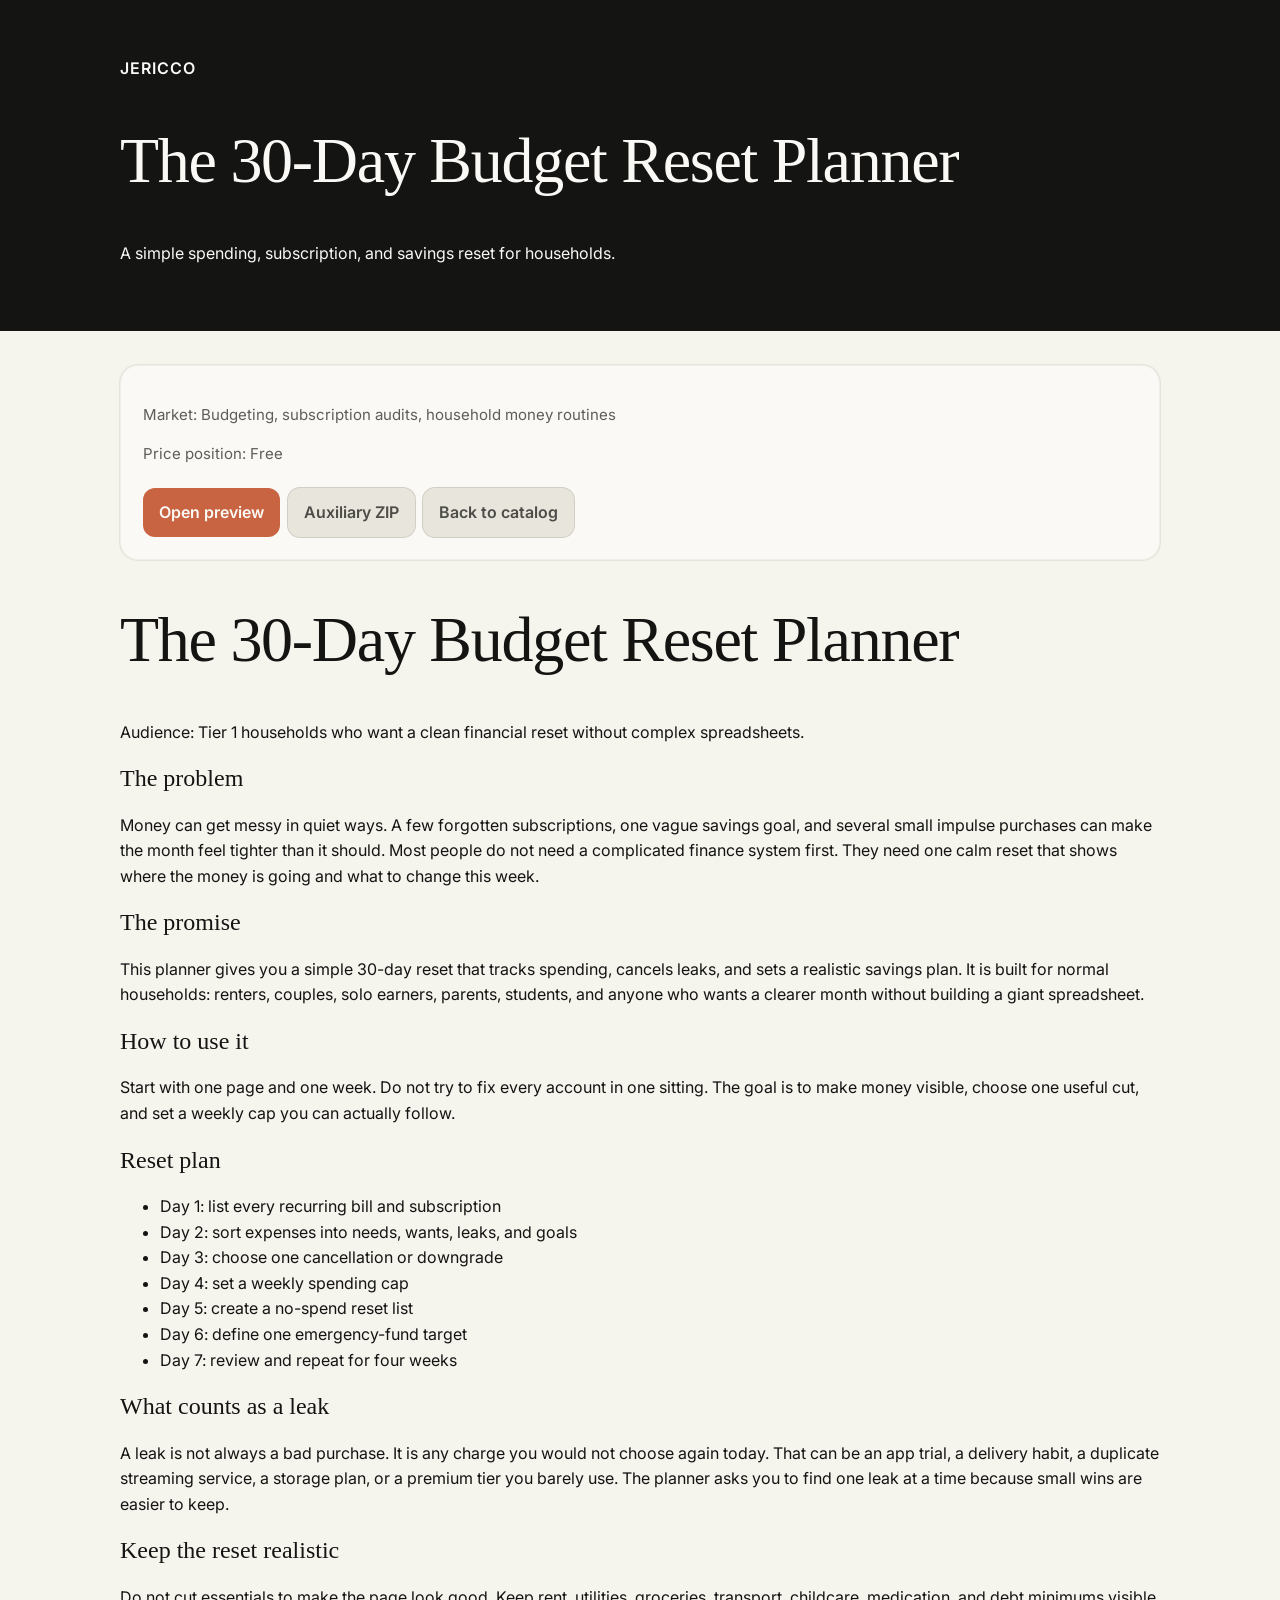
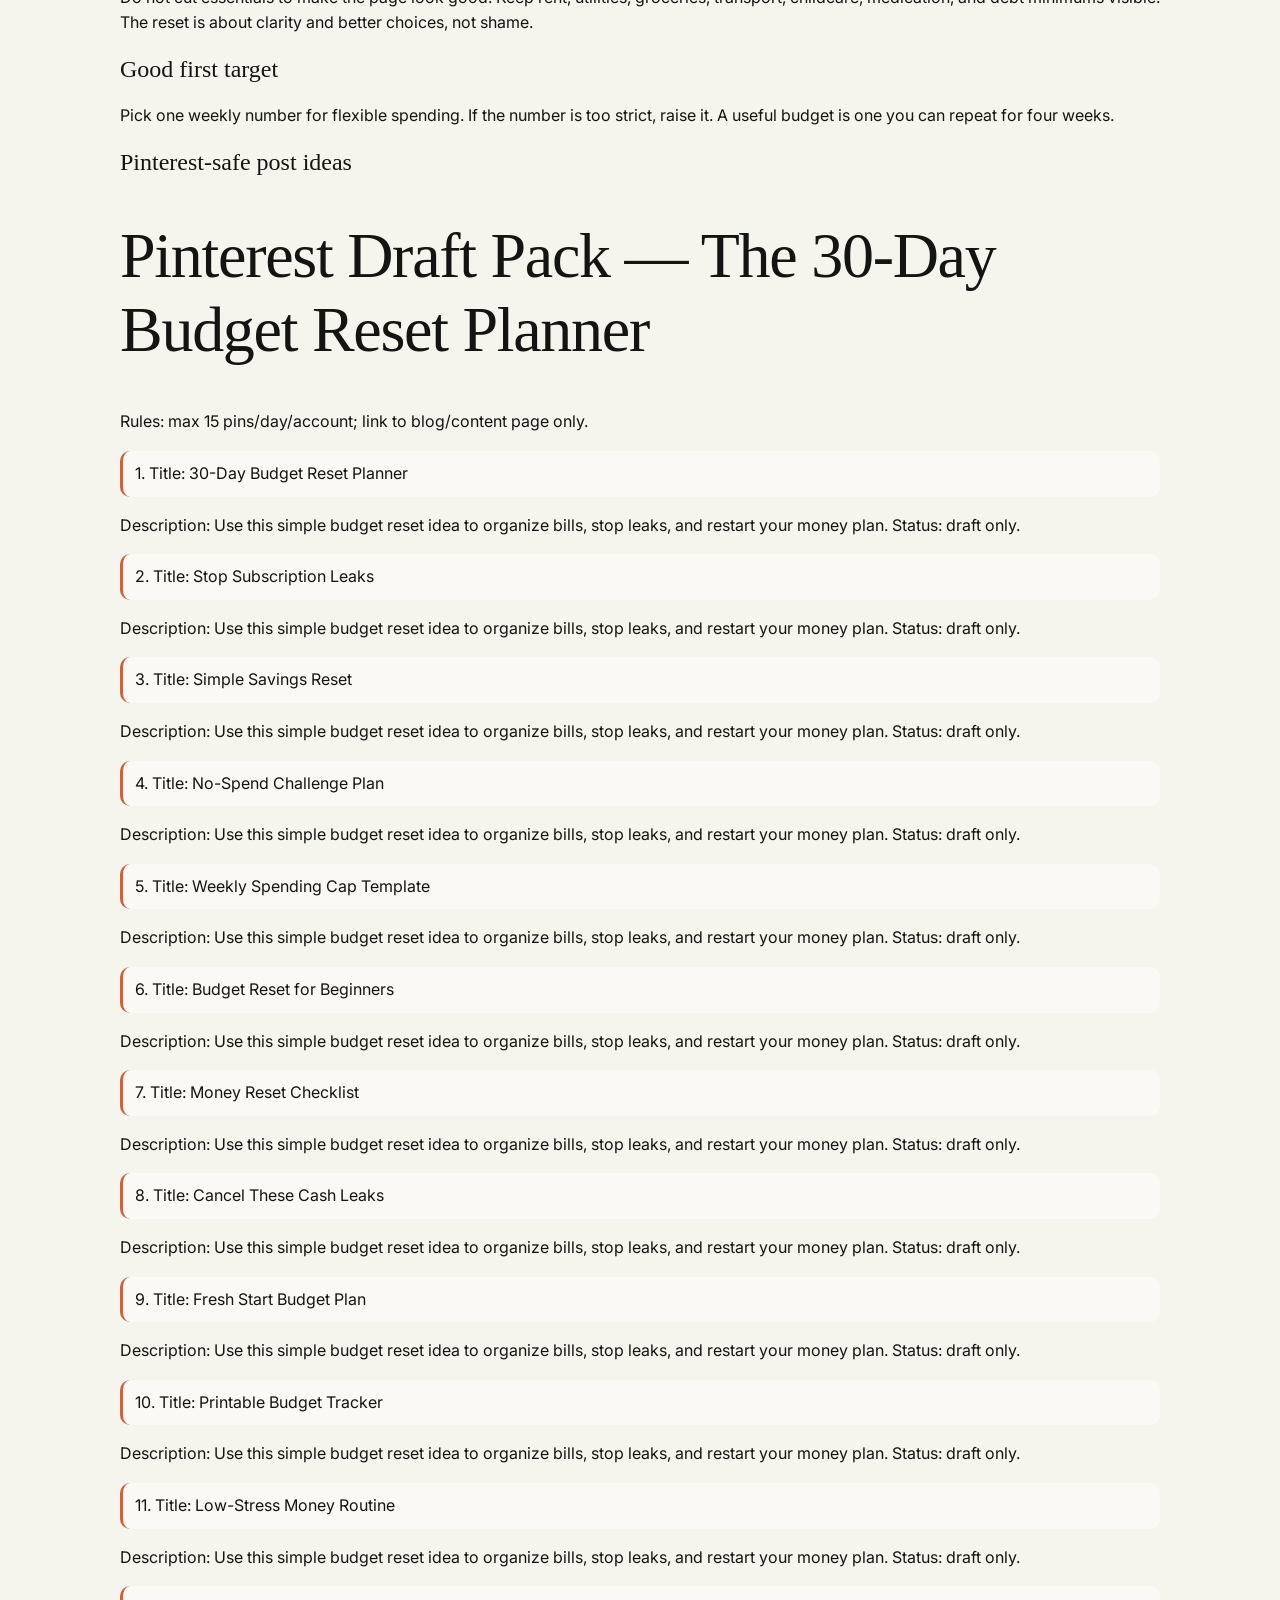
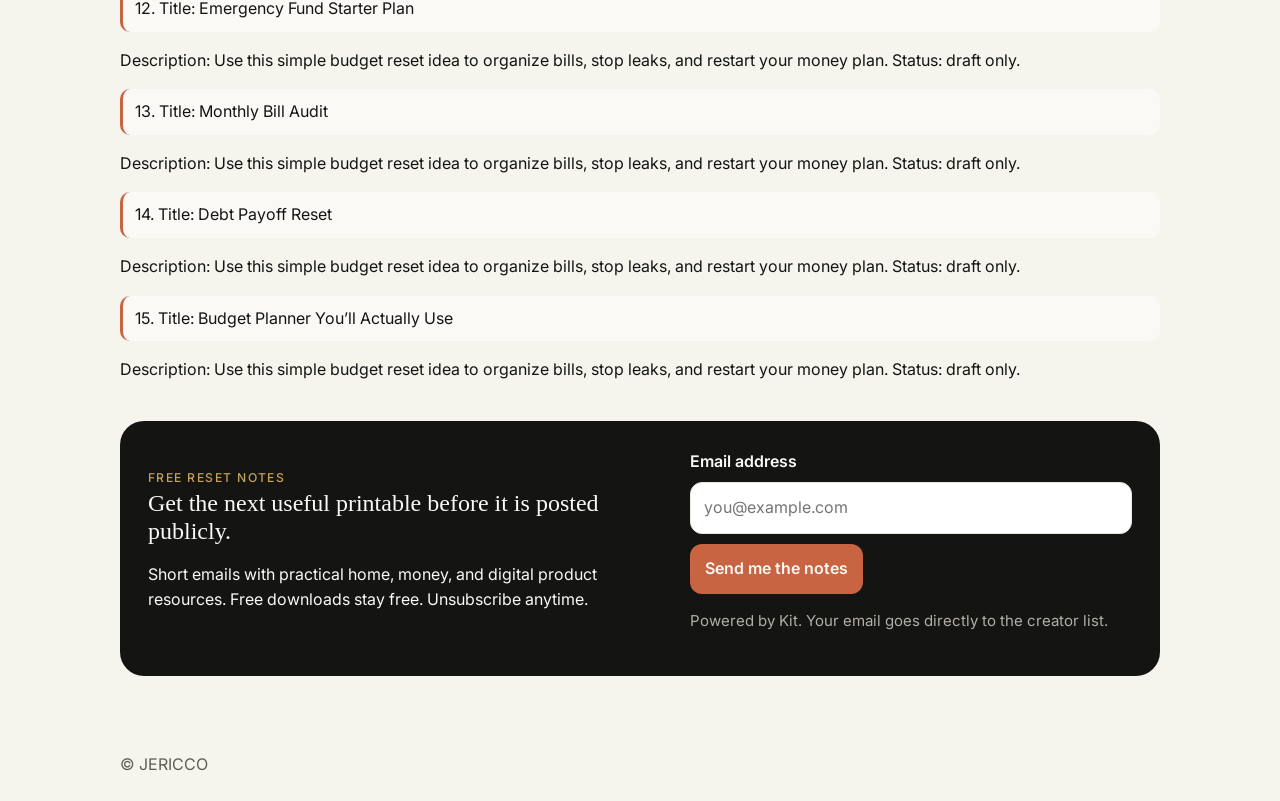
<file: budget-reset-planner-guide.html>
<!doctype html><html lang="en"><head><meta charset="utf-8"><meta name="viewport" content="width=device-width, initial-scale=1"><title>The 30-Day Budget Reset Planner | JERICCO</title><meta name="description" content="A simple spending, subscription, and savings reset for households."><link rel="stylesheet" href="style.css"></head><body><header><div><a class="home" href="./">JERICCO</a><h1>The 30-Day Budget Reset Planner</h1><p>A simple spending, subscription, and savings reset for households.</p></div></header><main><section class='card'><p class='small'>Market: Budgeting, subscription audits, household money routines</p><p class='small'>Price position: Free</p><a class='button' href='budget-reset-planner.html'>Open preview</a><a class='button alt' href='downloads/budget-reset-planner.zip'>Auxiliary ZIP</a><a class='button alt' href='./'>Back to catalog</a></section><h1>The 30-Day Budget Reset Planner</h1>
<p>Audience: Tier 1 households who want a clean financial reset without complex spreadsheets.</p>
<h2>The problem</h2>
<p>Money can get messy in quiet ways. A few forgotten subscriptions, one vague savings goal, and several small impulse purchases can make the month feel tighter than it should. Most people do not need a complicated finance system first. They need one calm reset that shows where the money is going and what to change this week.</p>
<h2>The promise</h2>
<p>This planner gives you a simple 30-day reset that tracks spending, cancels leaks, and sets a realistic savings plan. It is built for normal households: renters, couples, solo earners, parents, students, and anyone who wants a clearer month without building a giant spreadsheet.</p>
<h2>How to use it</h2>
<p>Start with one page and one week. Do not try to fix every account in one sitting. The goal is to make money visible, choose one useful cut, and set a weekly cap you can actually follow.</p>
<h2>Reset plan</h2>
<ul>
<li>Day 1: list every recurring bill and subscription</li>
<li>Day 2: sort expenses into needs, wants, leaks, and goals</li>
<li>Day 3: choose one cancellation or downgrade</li>
<li>Day 4: set a weekly spending cap</li>
<li>Day 5: create a no-spend reset list</li>
<li>Day 6: define one emergency-fund target</li>
<li>Day 7: review and repeat for four weeks</li>
</ul>
<h2>What counts as a leak</h2>
<p>A leak is not always a bad purchase. It is any charge you would not choose again today. That can be an app trial, a delivery habit, a duplicate streaming service, a storage plan, or a premium tier you barely use. The planner asks you to find one leak at a time because small wins are easier to keep.</p>
<h2>Keep the reset realistic</h2>
<p>Do not cut essentials to make the page look good. Keep rent, utilities, groceries, transport, childcare, medication, and debt minimums visible. The reset is about clarity and better choices, not shame.</p>
<h2>Good first target</h2>
<p>Pick one weekly number for flexible spending. If the number is too strict, raise it. A useful budget is one you can repeat for four weeks.</p><h2>Pinterest-safe post ideas</h2><h1>Pinterest Draft Pack — The 30-Day Budget Reset Planner</h1>
<p>Rules: max 15 pins/day/account; link to blog/content page only.</p>
<p class='pin'>1. Title: 30-Day Budget Reset Planner</p>
<p>Description: Use this simple budget reset idea to organize bills, stop leaks, and restart your money plan. Status: draft only.</p>
<p class='pin'>2. Title: Stop Subscription Leaks</p>
<p>Description: Use this simple budget reset idea to organize bills, stop leaks, and restart your money plan. Status: draft only.</p>
<p class='pin'>3. Title: Simple Savings Reset</p>
<p>Description: Use this simple budget reset idea to organize bills, stop leaks, and restart your money plan. Status: draft only.</p>
<p class='pin'>4. Title: No-Spend Challenge Plan</p>
<p>Description: Use this simple budget reset idea to organize bills, stop leaks, and restart your money plan. Status: draft only.</p>
<p class='pin'>5. Title: Weekly Spending Cap Template</p>
<p>Description: Use this simple budget reset idea to organize bills, stop leaks, and restart your money plan. Status: draft only.</p>
<p class='pin'>6. Title: Budget Reset for Beginners</p>
<p>Description: Use this simple budget reset idea to organize bills, stop leaks, and restart your money plan. Status: draft only.</p>
<p class='pin'>7. Title: Money Reset Checklist</p>
<p>Description: Use this simple budget reset idea to organize bills, stop leaks, and restart your money plan. Status: draft only.</p>
<p class='pin'>8. Title: Cancel These Cash Leaks</p>
<p>Description: Use this simple budget reset idea to organize bills, stop leaks, and restart your money plan. Status: draft only.</p>
<p class='pin'>9. Title: Fresh Start Budget Plan</p>
<p>Description: Use this simple budget reset idea to organize bills, stop leaks, and restart your money plan. Status: draft only.</p>
<p class='pin'>10. Title: Printable Budget Tracker</p>
<p>Description: Use this simple budget reset idea to organize bills, stop leaks, and restart your money plan. Status: draft only.</p>
<p class='pin'>11. Title: Low-Stress Money Routine</p>
<p>Description: Use this simple budget reset idea to organize bills, stop leaks, and restart your money plan. Status: draft only.</p>
<p class='pin'>12. Title: Emergency Fund Starter Plan</p>
<p>Description: Use this simple budget reset idea to organize bills, stop leaks, and restart your money plan. Status: draft only.</p>
<p class='pin'>13. Title: Monthly Bill Audit</p>
<p>Description: Use this simple budget reset idea to organize bills, stop leaks, and restart your money plan. Status: draft only.</p>
<p class='pin'>14. Title: Debt Payoff Reset</p>
<p>Description: Use this simple budget reset idea to organize bills, stop leaks, and restart your money plan. Status: draft only.</p>
<p class='pin'>15. Title: Budget Planner You’ll Actually Use</p>
<p>Description: Use this simple budget reset idea to organize bills, stop leaks, and restart your money plan. Status: draft only.</p>
<section class='email-capture' aria-label='Email updates'>
  <div>
    <p class='eyebrow'>Free reset notes</p>
    <h2>Get the next useful printable before it is posted publicly.</h2>
    <p>Short emails with practical home, money, and digital product resources. Free downloads stay free. Unsubscribe anytime.</p>
  </div>
  <form class='email-form' action='https://app.convertkit.com/forms/8208470/subscriptions' method='post' target='_blank'>
    <label for='email-address'>Email address</label>
    <div class='email-row'>
      <input id='email-address' name='email_address' type='email' placeholder='you@example.com' autocomplete='email' required>
      <button type='submit'>Send me the notes</button>
    </div>
    <p class='small'>Powered by Kit. Your email goes directly to the creator list.</p>
  </form>
</section></main><footer>© JERICCO</footer></body></html>
</file>
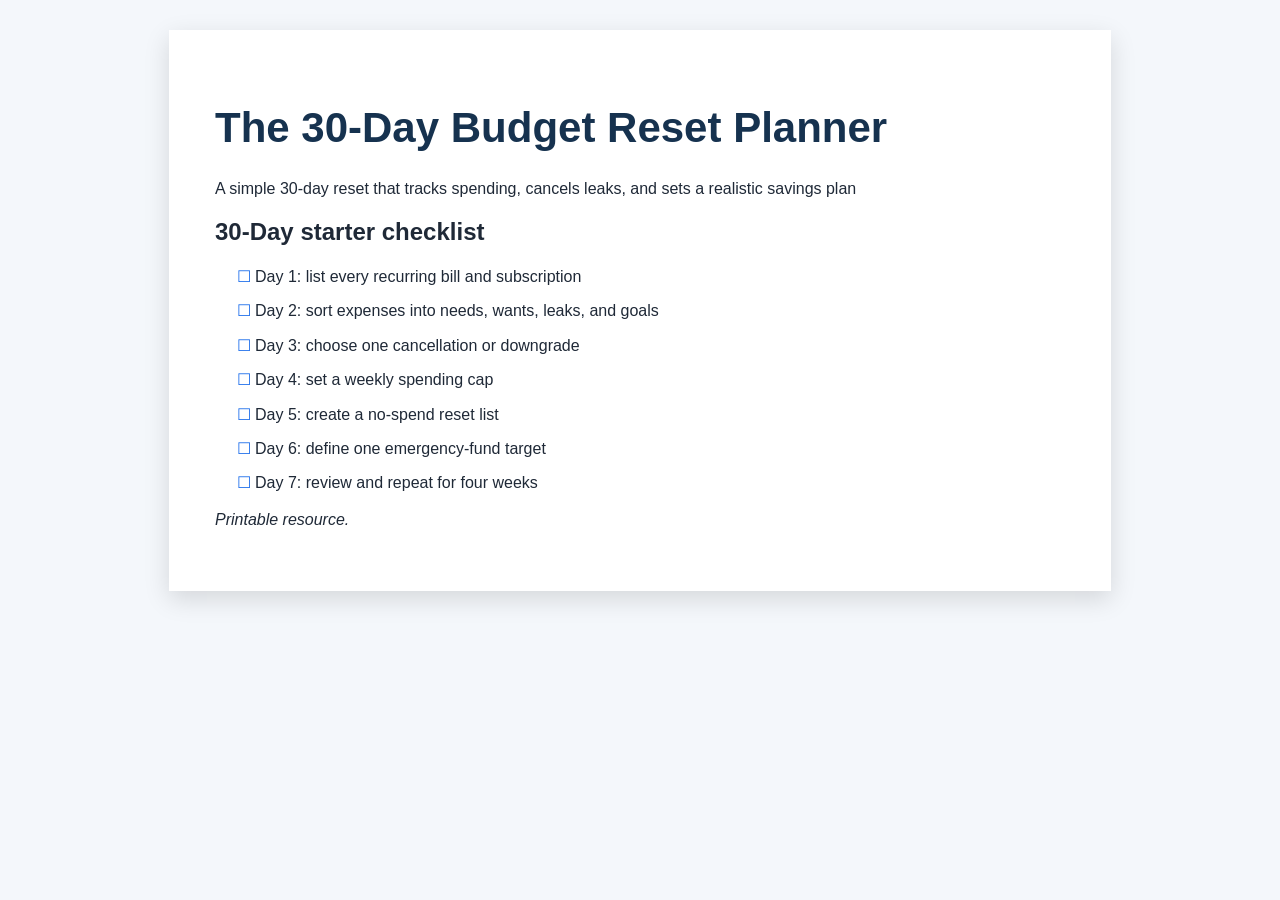
<file: budget-reset-planner.html>
<!doctype html><html><head><meta charset='utf-8'><title>The 30-Day Budget Reset Planner</title>
<style>body{font-family:Arial,sans-serif;background:#f4f7fb;color:#1f2937}.page{max-width:850px;margin:30px auto;background:#fff;padding:46px;box-shadow:0 8px 24px #0002}h1{font-size:42px;color:#16324f}li{margin:12px 0;line-height:1.4}li::marker{content:'☐ ';color:#1f6feb}@media print{.page{box-shadow:none;margin:0}}</style></head><body><div class='page'><h1>The 30-Day Budget Reset Planner</h1><p>A simple 30-day reset that tracks spending, cancels leaks, and sets a realistic savings plan</p><h2>30-Day starter checklist</h2><ul><li>Day 1: list every recurring bill and subscription</li><li>Day 2: sort expenses into needs, wants, leaks, and goals</li><li>Day 3: choose one cancellation or downgrade</li><li>Day 4: set a weekly spending cap</li><li>Day 5: create a no-spend reset list</li><li>Day 6: define one emergency-fund target</li><li>Day 7: review and repeat for four weeks</li></ul><p><em>Printable resource.</em></p></div></body></html>
</file>
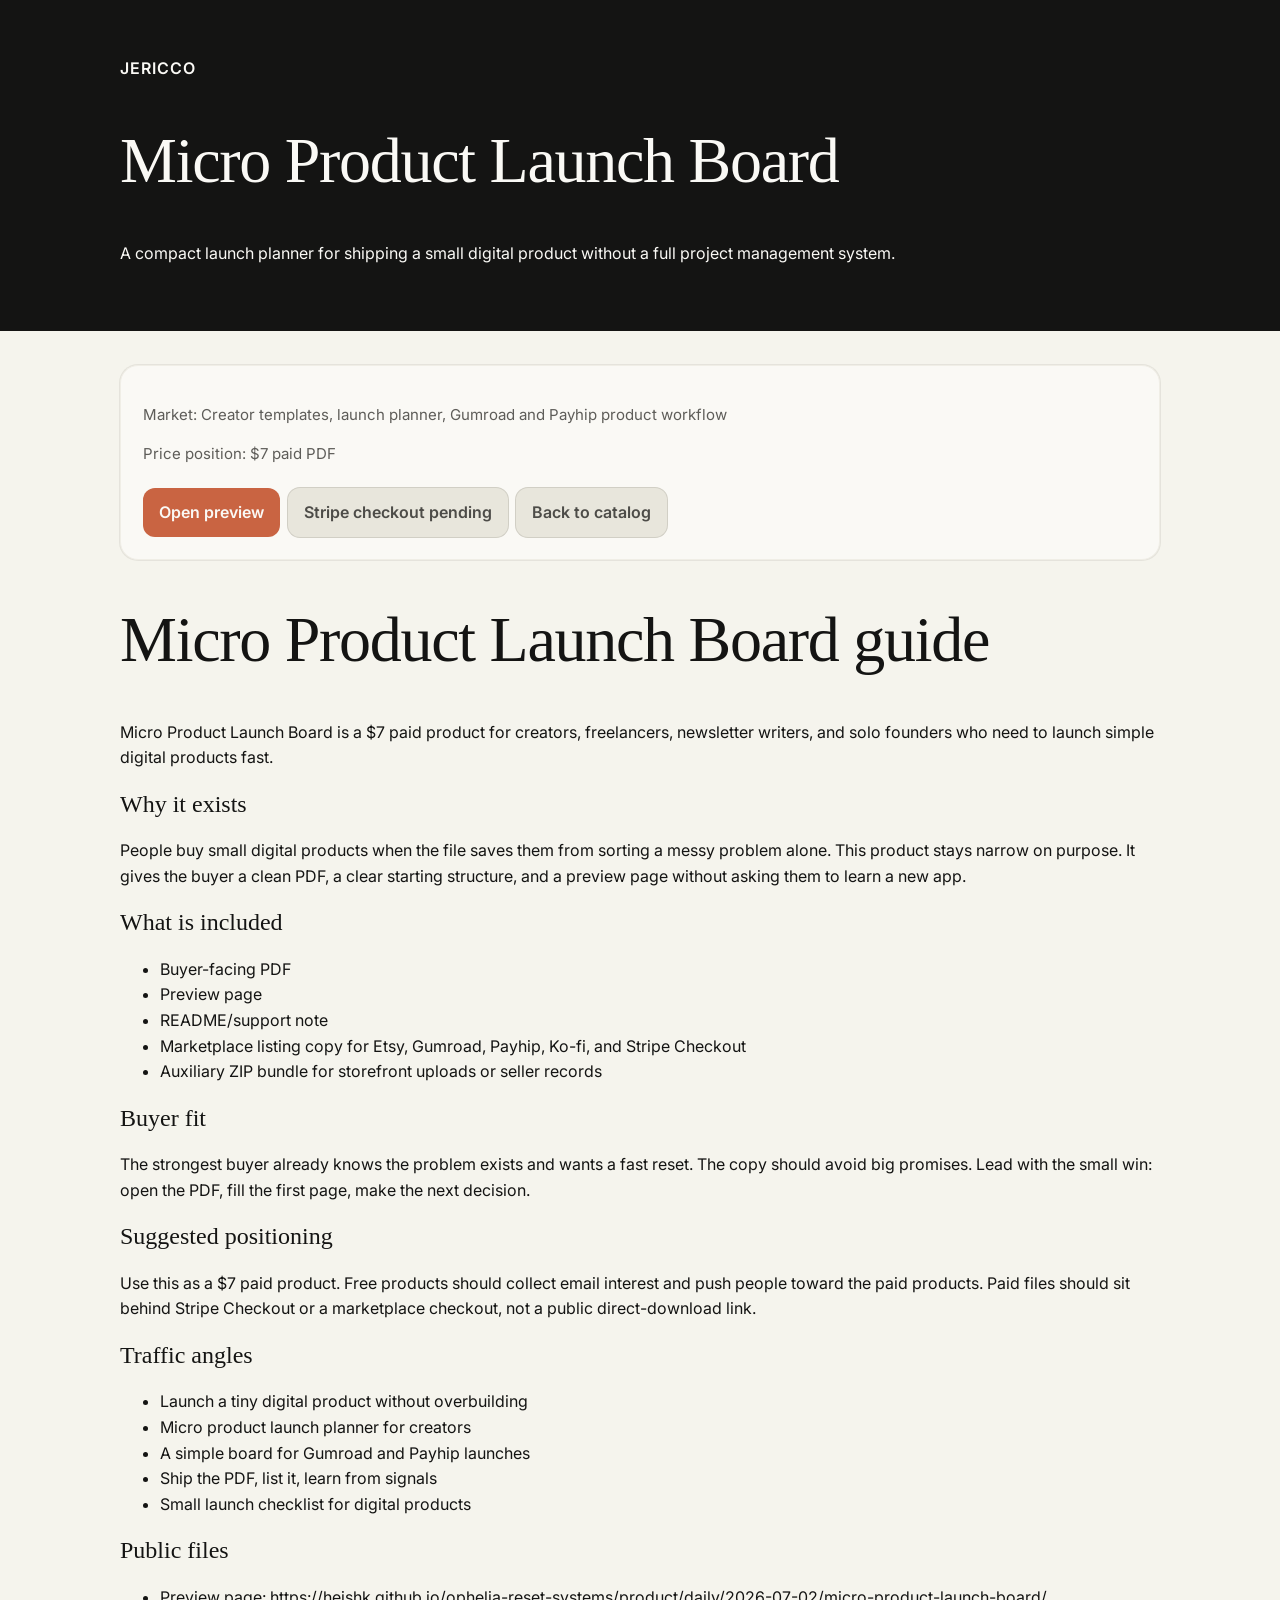
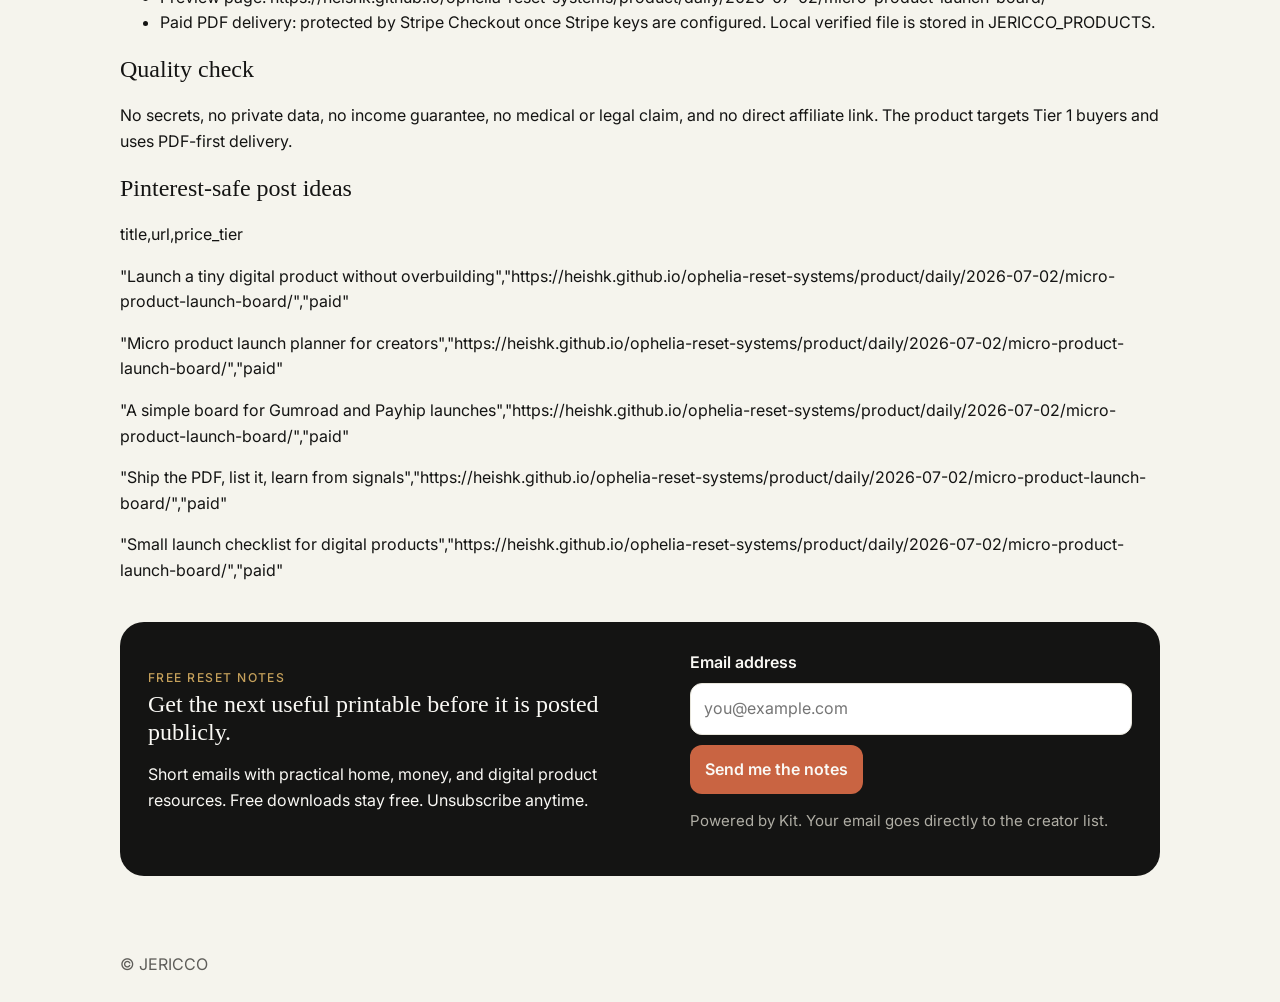
<file: daily-2026-07-02-micro-product-launch-board-guide.html>
<!doctype html><html lang="en"><head><meta charset="utf-8"><meta name="viewport" content="width=device-width, initial-scale=1"><title>Micro Product Launch Board | JERICCO</title><meta name="description" content="A compact launch planner for shipping a small digital product without a full project management system."><link rel="stylesheet" href="style.css"></head><body><header><div><a class="home" href="./">JERICCO</a><h1>Micro Product Launch Board</h1><p>A compact launch planner for shipping a small digital product without a full project management system.</p></div></header><main><section class='card'><p class='small'>Market: Creator templates, launch planner, Gumroad and Payhip product workflow</p><p class='small'>Price position: $7 paid PDF</p><a class='button' href='product/daily/2026-07-02/micro-product-launch-board/index.html'>Open preview</a><span class='button alt'>Stripe checkout pending</span><a class='button alt' href='./'>Back to catalog</a></section><h1>Micro Product Launch Board guide</h1>
<p>Micro Product Launch Board is a $7 paid product for creators, freelancers, newsletter writers, and solo founders who need to launch simple digital products fast.</p>
<h2>Why it exists</h2>
<p>People buy small digital products when the file saves them from sorting a messy problem alone. This product stays narrow on purpose. It gives the buyer a clean PDF, a clear starting structure, and a preview page without asking them to learn a new app.</p>
<h2>What is included</h2>
<ul>
<li>Buyer-facing PDF</li>
<li>Preview page</li>
<li>README/support note</li>
<li>Marketplace listing copy for Etsy, Gumroad, Payhip, Ko-fi, and Stripe Checkout</li>
<li>Auxiliary ZIP bundle for storefront uploads or seller records</li>
</ul>
<h2>Buyer fit</h2>
<p>The strongest buyer already knows the problem exists and wants a fast reset. The copy should avoid big promises. Lead with the small win: open the PDF, fill the first page, make the next decision.</p>
<h2>Suggested positioning</h2>
<p>Use this as a $7 paid product. Free products should collect email interest and push people toward the paid products. Paid files should sit behind Stripe Checkout or a marketplace checkout, not a public direct-download link.</p>
<h2>Traffic angles</h2>
<ul>
<li>Launch a tiny digital product without overbuilding</li>
<li>Micro product launch planner for creators</li>
<li>A simple board for Gumroad and Payhip launches</li>
<li>Ship the PDF, list it, learn from signals</li>
<li>Small launch checklist for digital products</li>
</ul>
<h2>Public files</h2>
<ul>
<li>Preview page: https://heishk.github.io/ophelia-reset-systems/product/daily/2026-07-02/micro-product-launch-board/</li>
<li>Paid PDF delivery: protected by Stripe Checkout once Stripe keys are configured. Local verified file is stored in JERICCO_PRODUCTS.</li>
</ul>
<h2>Quality check</h2>
<p>No secrets, no private data, no income guarantee, no medical or legal claim, and no direct affiliate link. The product targets Tier 1 buyers and uses PDF-first delivery.</p><h2>Pinterest-safe post ideas</h2><p>title,url,price_tier</p>
<p>&quot;Launch a tiny digital product without overbuilding&quot;,&quot;https://heishk.github.io/ophelia-reset-systems/product/daily/2026-07-02/micro-product-launch-board/&quot;,&quot;paid&quot;</p>
<p>&quot;Micro product launch planner for creators&quot;,&quot;https://heishk.github.io/ophelia-reset-systems/product/daily/2026-07-02/micro-product-launch-board/&quot;,&quot;paid&quot;</p>
<p>&quot;A simple board for Gumroad and Payhip launches&quot;,&quot;https://heishk.github.io/ophelia-reset-systems/product/daily/2026-07-02/micro-product-launch-board/&quot;,&quot;paid&quot;</p>
<p>&quot;Ship the PDF, list it, learn from signals&quot;,&quot;https://heishk.github.io/ophelia-reset-systems/product/daily/2026-07-02/micro-product-launch-board/&quot;,&quot;paid&quot;</p>
<p>&quot;Small launch checklist for digital products&quot;,&quot;https://heishk.github.io/ophelia-reset-systems/product/daily/2026-07-02/micro-product-launch-board/&quot;,&quot;paid&quot;</p>
<section class='email-capture' aria-label='Email updates'>
  <div>
    <p class='eyebrow'>Free reset notes</p>
    <h2>Get the next useful printable before it is posted publicly.</h2>
    <p>Short emails with practical home, money, and digital product resources. Free downloads stay free. Unsubscribe anytime.</p>
  </div>
  <form class='email-form' action='https://app.convertkit.com/forms/8208470/subscriptions' method='post' target='_blank'>
    <label for='email-address'>Email address</label>
    <div class='email-row'>
      <input id='email-address' name='email_address' type='email' placeholder='you@example.com' autocomplete='email' required>
      <button type='submit'>Send me the notes</button>
    </div>
    <p class='small'>Powered by Kit. Your email goes directly to the creator list.</p>
  </form>
</section></main><footer>© JERICCO</footer></body></html>
</file>
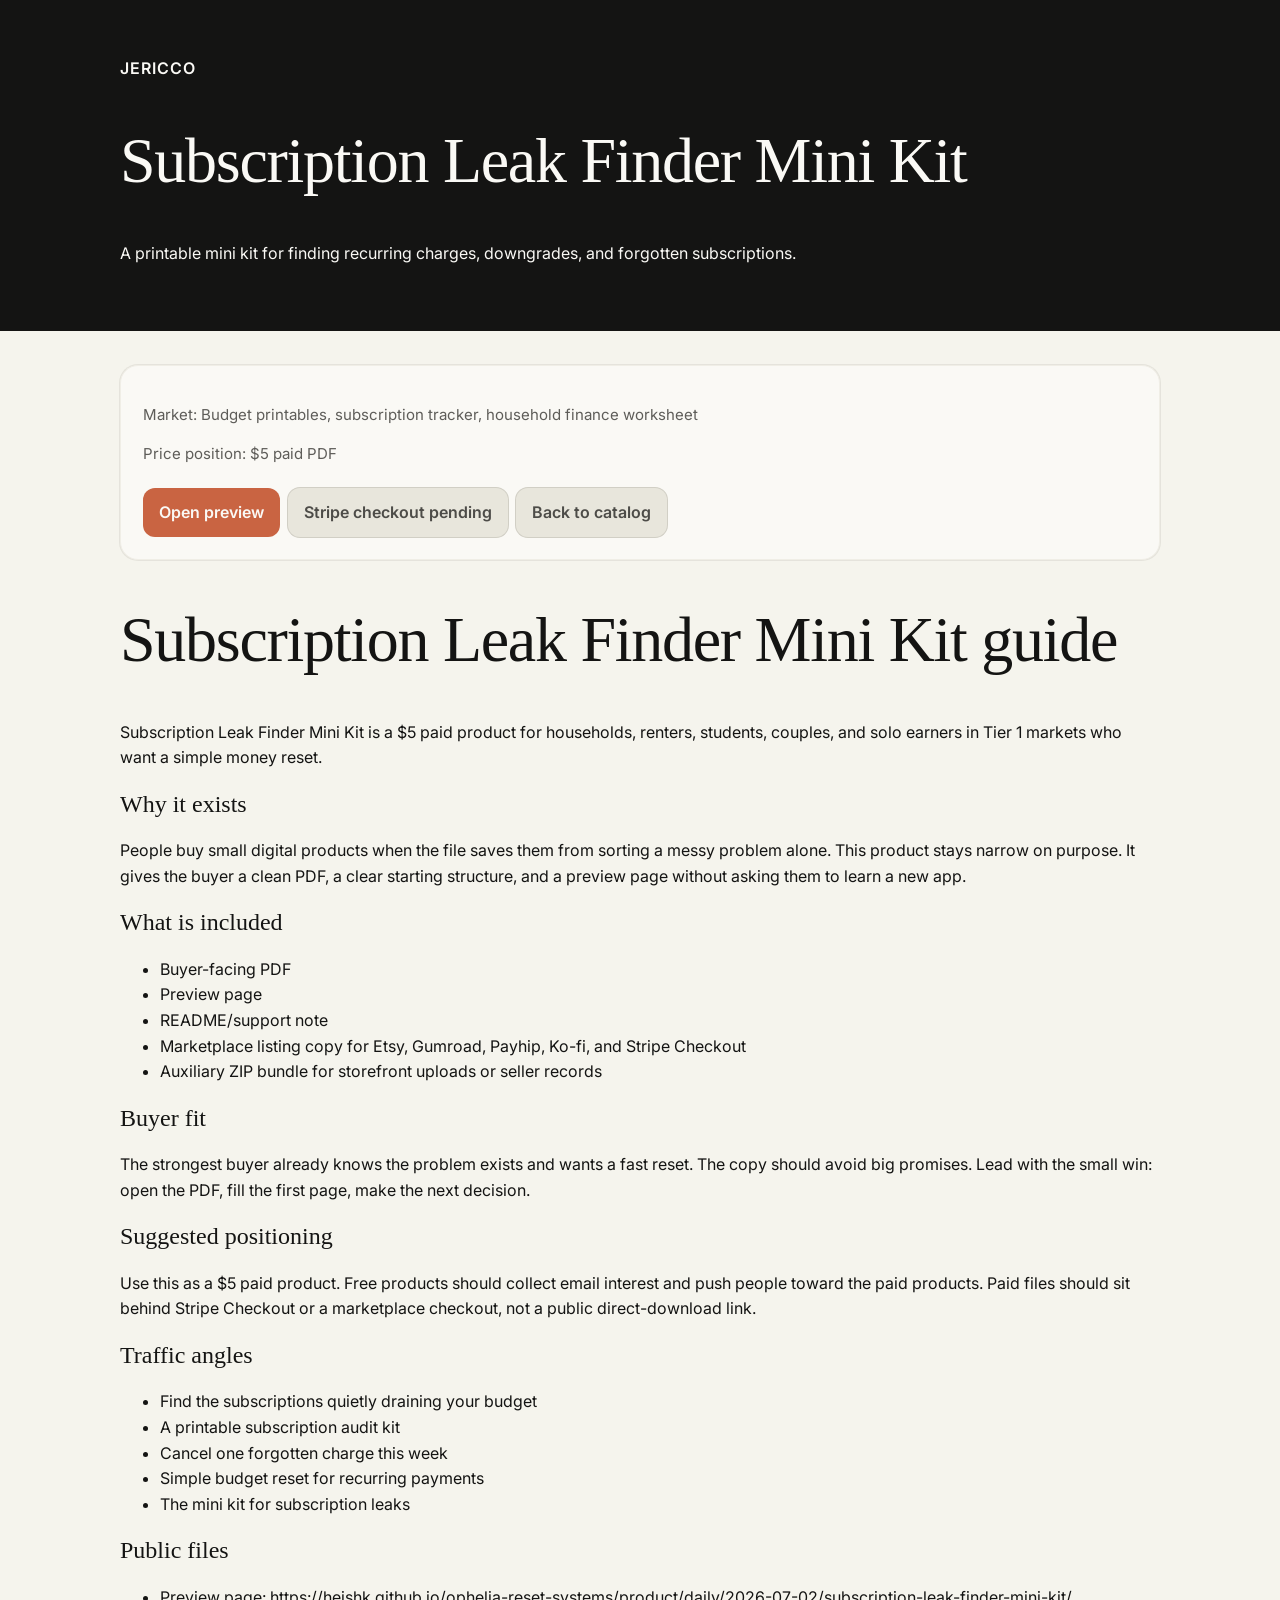
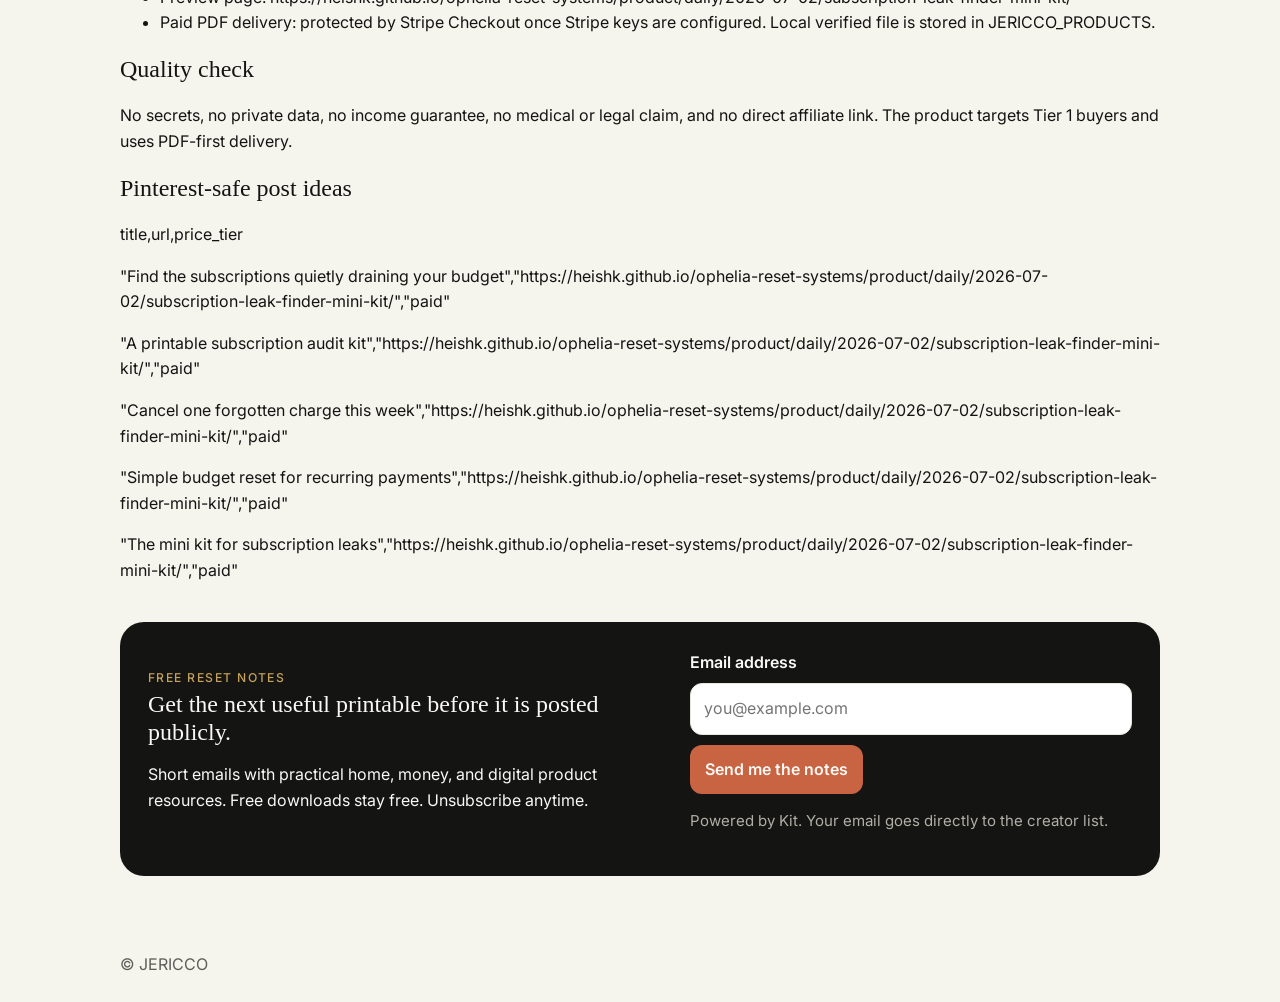
<file: daily-2026-07-02-subscription-leak-finder-mini-kit-guide.html>
<!doctype html><html lang="en"><head><meta charset="utf-8"><meta name="viewport" content="width=device-width, initial-scale=1"><title>Subscription Leak Finder Mini Kit | JERICCO</title><meta name="description" content="A printable mini kit for finding recurring charges, downgrades, and forgotten subscriptions."><link rel="stylesheet" href="style.css"></head><body><header><div><a class="home" href="./">JERICCO</a><h1>Subscription Leak Finder Mini Kit</h1><p>A printable mini kit for finding recurring charges, downgrades, and forgotten subscriptions.</p></div></header><main><section class='card'><p class='small'>Market: Budget printables, subscription tracker, household finance worksheet</p><p class='small'>Price position: $5 paid PDF</p><a class='button' href='product/daily/2026-07-02/subscription-leak-finder-mini-kit/index.html'>Open preview</a><span class='button alt'>Stripe checkout pending</span><a class='button alt' href='./'>Back to catalog</a></section><h1>Subscription Leak Finder Mini Kit guide</h1>
<p>Subscription Leak Finder Mini Kit is a $5 paid product for households, renters, students, couples, and solo earners in Tier 1 markets who want a simple money reset.</p>
<h2>Why it exists</h2>
<p>People buy small digital products when the file saves them from sorting a messy problem alone. This product stays narrow on purpose. It gives the buyer a clean PDF, a clear starting structure, and a preview page without asking them to learn a new app.</p>
<h2>What is included</h2>
<ul>
<li>Buyer-facing PDF</li>
<li>Preview page</li>
<li>README/support note</li>
<li>Marketplace listing copy for Etsy, Gumroad, Payhip, Ko-fi, and Stripe Checkout</li>
<li>Auxiliary ZIP bundle for storefront uploads or seller records</li>
</ul>
<h2>Buyer fit</h2>
<p>The strongest buyer already knows the problem exists and wants a fast reset. The copy should avoid big promises. Lead with the small win: open the PDF, fill the first page, make the next decision.</p>
<h2>Suggested positioning</h2>
<p>Use this as a $5 paid product. Free products should collect email interest and push people toward the paid products. Paid files should sit behind Stripe Checkout or a marketplace checkout, not a public direct-download link.</p>
<h2>Traffic angles</h2>
<ul>
<li>Find the subscriptions quietly draining your budget</li>
<li>A printable subscription audit kit</li>
<li>Cancel one forgotten charge this week</li>
<li>Simple budget reset for recurring payments</li>
<li>The mini kit for subscription leaks</li>
</ul>
<h2>Public files</h2>
<ul>
<li>Preview page: https://heishk.github.io/ophelia-reset-systems/product/daily/2026-07-02/subscription-leak-finder-mini-kit/</li>
<li>Paid PDF delivery: protected by Stripe Checkout once Stripe keys are configured. Local verified file is stored in JERICCO_PRODUCTS.</li>
</ul>
<h2>Quality check</h2>
<p>No secrets, no private data, no income guarantee, no medical or legal claim, and no direct affiliate link. The product targets Tier 1 buyers and uses PDF-first delivery.</p><h2>Pinterest-safe post ideas</h2><p>title,url,price_tier</p>
<p>&quot;Find the subscriptions quietly draining your budget&quot;,&quot;https://heishk.github.io/ophelia-reset-systems/product/daily/2026-07-02/subscription-leak-finder-mini-kit/&quot;,&quot;paid&quot;</p>
<p>&quot;A printable subscription audit kit&quot;,&quot;https://heishk.github.io/ophelia-reset-systems/product/daily/2026-07-02/subscription-leak-finder-mini-kit/&quot;,&quot;paid&quot;</p>
<p>&quot;Cancel one forgotten charge this week&quot;,&quot;https://heishk.github.io/ophelia-reset-systems/product/daily/2026-07-02/subscription-leak-finder-mini-kit/&quot;,&quot;paid&quot;</p>
<p>&quot;Simple budget reset for recurring payments&quot;,&quot;https://heishk.github.io/ophelia-reset-systems/product/daily/2026-07-02/subscription-leak-finder-mini-kit/&quot;,&quot;paid&quot;</p>
<p>&quot;The mini kit for subscription leaks&quot;,&quot;https://heishk.github.io/ophelia-reset-systems/product/daily/2026-07-02/subscription-leak-finder-mini-kit/&quot;,&quot;paid&quot;</p>
<section class='email-capture' aria-label='Email updates'>
  <div>
    <p class='eyebrow'>Free reset notes</p>
    <h2>Get the next useful printable before it is posted publicly.</h2>
    <p>Short emails with practical home, money, and digital product resources. Free downloads stay free. Unsubscribe anytime.</p>
  </div>
  <form class='email-form' action='https://app.convertkit.com/forms/8208470/subscriptions' method='post' target='_blank'>
    <label for='email-address'>Email address</label>
    <div class='email-row'>
      <input id='email-address' name='email_address' type='email' placeholder='you@example.com' autocomplete='email' required>
      <button type='submit'>Send me the notes</button>
    </div>
    <p class='small'>Powered by Kit. Your email goes directly to the creator list.</p>
  </form>
</section></main><footer>© JERICCO</footer></body></html>
</file>
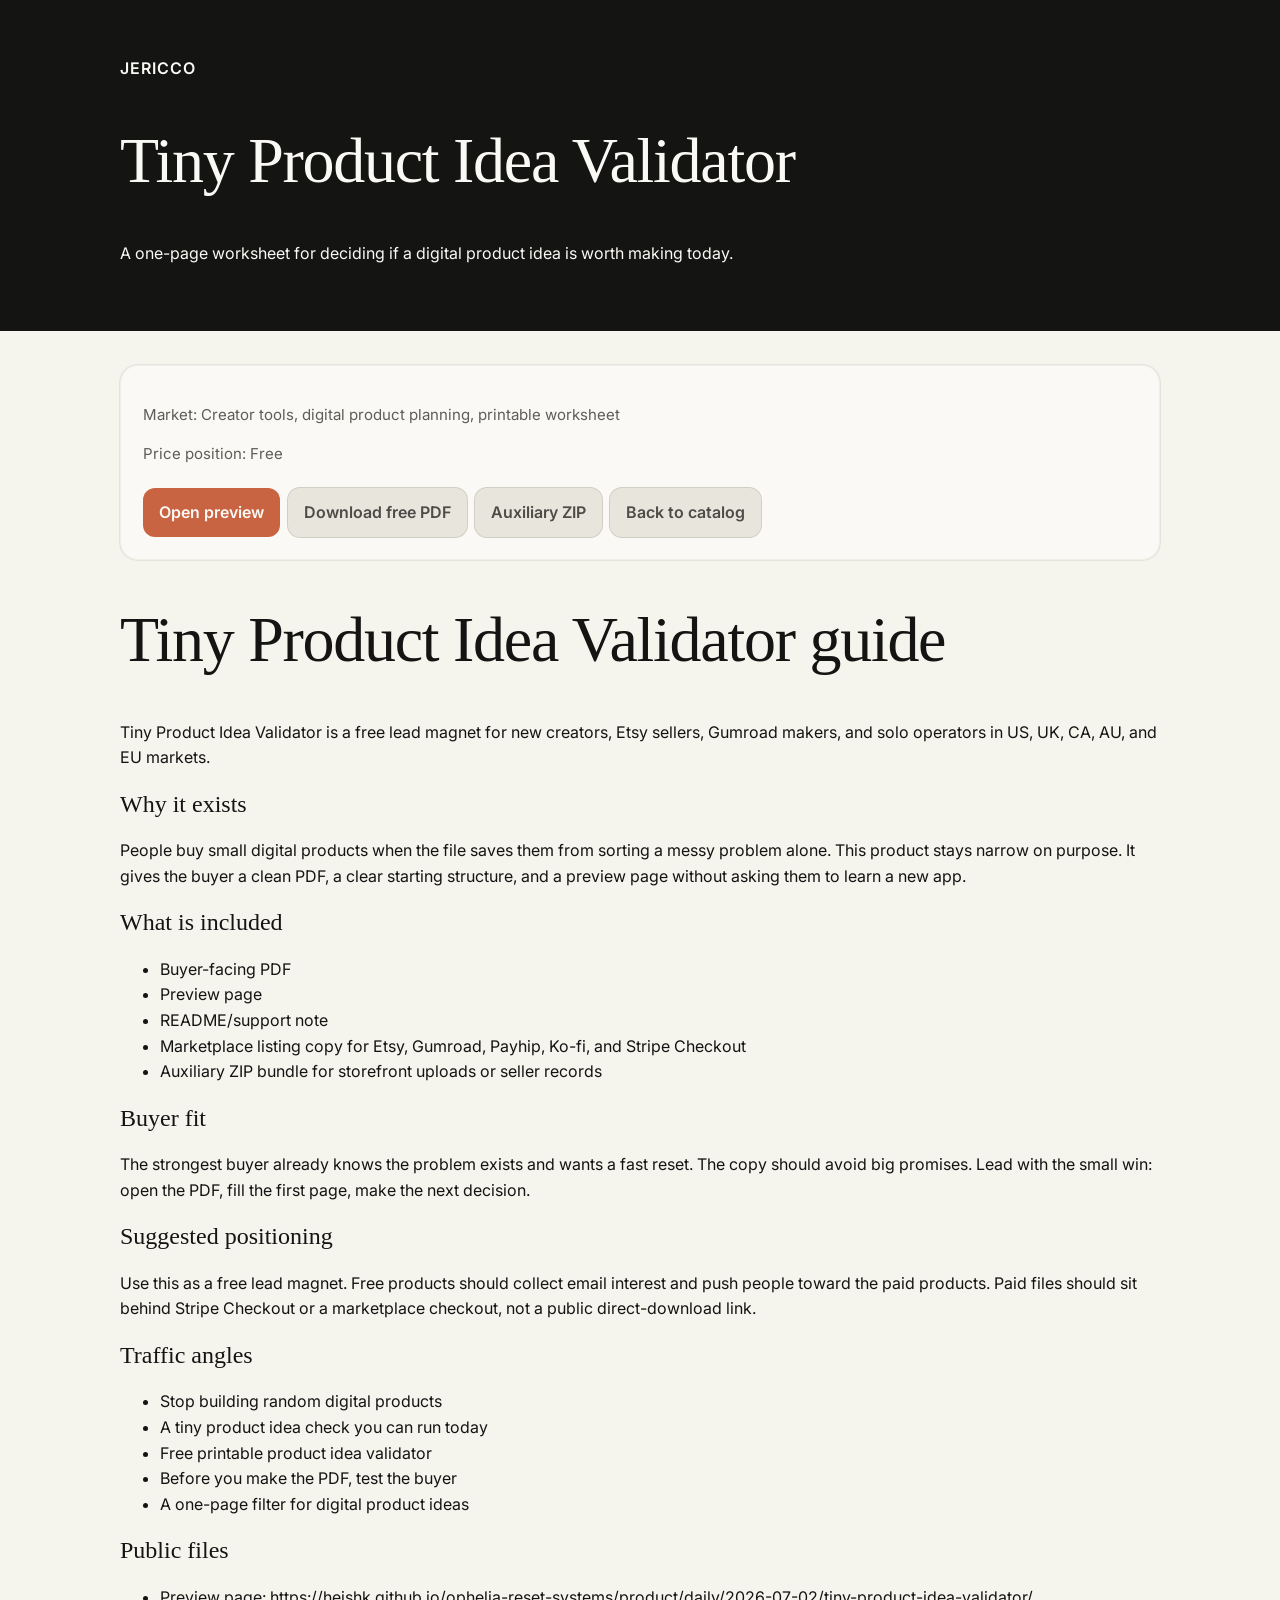
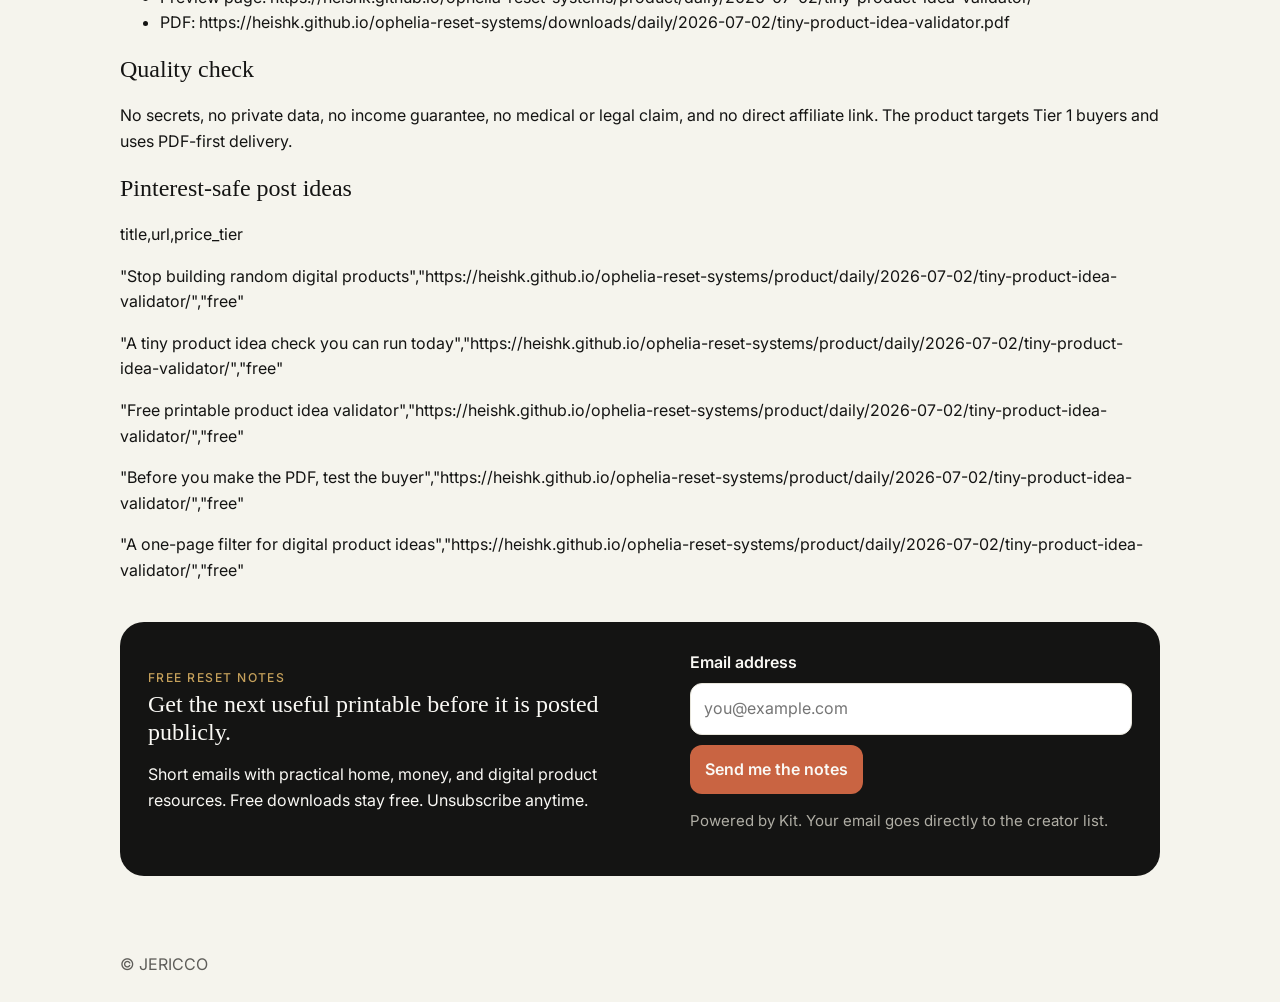
<file: daily-2026-07-02-tiny-product-idea-validator-guide.html>
<!doctype html><html lang="en"><head><meta charset="utf-8"><meta name="viewport" content="width=device-width, initial-scale=1"><title>Tiny Product Idea Validator | JERICCO</title><meta name="description" content="A one-page worksheet for deciding if a digital product idea is worth making today."><link rel="stylesheet" href="style.css"></head><body><header><div><a class="home" href="./">JERICCO</a><h1>Tiny Product Idea Validator</h1><p>A one-page worksheet for deciding if a digital product idea is worth making today.</p></div></header><main><section class='card'><p class='small'>Market: Creator tools, digital product planning, printable worksheet</p><p class='small'>Price position: Free</p><a class='button' href='product/daily/2026-07-02/tiny-product-idea-validator/index.html'>Open preview</a><a class='button alt' href='downloads/daily/2026-07-02/tiny-product-idea-validator.pdf'>Download free PDF</a><a class='button alt' href='downloads/daily/2026-07-02/tiny-product-idea-validator.zip'>Auxiliary ZIP</a><a class='button alt' href='./'>Back to catalog</a></section><h1>Tiny Product Idea Validator guide</h1>
<p>Tiny Product Idea Validator is a free lead magnet for new creators, Etsy sellers, Gumroad makers, and solo operators in US, UK, CA, AU, and EU markets.</p>
<h2>Why it exists</h2>
<p>People buy small digital products when the file saves them from sorting a messy problem alone. This product stays narrow on purpose. It gives the buyer a clean PDF, a clear starting structure, and a preview page without asking them to learn a new app.</p>
<h2>What is included</h2>
<ul>
<li>Buyer-facing PDF</li>
<li>Preview page</li>
<li>README/support note</li>
<li>Marketplace listing copy for Etsy, Gumroad, Payhip, Ko-fi, and Stripe Checkout</li>
<li>Auxiliary ZIP bundle for storefront uploads or seller records</li>
</ul>
<h2>Buyer fit</h2>
<p>The strongest buyer already knows the problem exists and wants a fast reset. The copy should avoid big promises. Lead with the small win: open the PDF, fill the first page, make the next decision.</p>
<h2>Suggested positioning</h2>
<p>Use this as a free lead magnet. Free products should collect email interest and push people toward the paid products. Paid files should sit behind Stripe Checkout or a marketplace checkout, not a public direct-download link.</p>
<h2>Traffic angles</h2>
<ul>
<li>Stop building random digital products</li>
<li>A tiny product idea check you can run today</li>
<li>Free printable product idea validator</li>
<li>Before you make the PDF, test the buyer</li>
<li>A one-page filter for digital product ideas</li>
</ul>
<h2>Public files</h2>
<ul>
<li>Preview page: https://heishk.github.io/ophelia-reset-systems/product/daily/2026-07-02/tiny-product-idea-validator/</li>
<li>PDF: https://heishk.github.io/ophelia-reset-systems/downloads/daily/2026-07-02/tiny-product-idea-validator.pdf</li>
</ul>
<h2>Quality check</h2>
<p>No secrets, no private data, no income guarantee, no medical or legal claim, and no direct affiliate link. The product targets Tier 1 buyers and uses PDF-first delivery.</p><h2>Pinterest-safe post ideas</h2><p>title,url,price_tier</p>
<p>&quot;Stop building random digital products&quot;,&quot;https://heishk.github.io/ophelia-reset-systems/product/daily/2026-07-02/tiny-product-idea-validator/&quot;,&quot;free&quot;</p>
<p>&quot;A tiny product idea check you can run today&quot;,&quot;https://heishk.github.io/ophelia-reset-systems/product/daily/2026-07-02/tiny-product-idea-validator/&quot;,&quot;free&quot;</p>
<p>&quot;Free printable product idea validator&quot;,&quot;https://heishk.github.io/ophelia-reset-systems/product/daily/2026-07-02/tiny-product-idea-validator/&quot;,&quot;free&quot;</p>
<p>&quot;Before you make the PDF, test the buyer&quot;,&quot;https://heishk.github.io/ophelia-reset-systems/product/daily/2026-07-02/tiny-product-idea-validator/&quot;,&quot;free&quot;</p>
<p>&quot;A one-page filter for digital product ideas&quot;,&quot;https://heishk.github.io/ophelia-reset-systems/product/daily/2026-07-02/tiny-product-idea-validator/&quot;,&quot;free&quot;</p>
<section class='email-capture' aria-label='Email updates'>
  <div>
    <p class='eyebrow'>Free reset notes</p>
    <h2>Get the next useful printable before it is posted publicly.</h2>
    <p>Short emails with practical home, money, and digital product resources. Free downloads stay free. Unsubscribe anytime.</p>
  </div>
  <form class='email-form' action='https://app.convertkit.com/forms/8208470/subscriptions' method='post' target='_blank'>
    <label for='email-address'>Email address</label>
    <div class='email-row'>
      <input id='email-address' name='email_address' type='email' placeholder='you@example.com' autocomplete='email' required>
      <button type='submit'>Send me the notes</button>
    </div>
    <p class='small'>Powered by Kit. Your email goes directly to the creator list.</p>
  </form>
</section></main><footer>© JERICCO</footer></body></html>
</file>
<file: style.css>
@import url('https://fonts.googleapis.com/css2?family=Inter:wght@300;400;500;600&display=swap');:root{--paper:#f5f4ed;--ivory:#faf9f5;--ink:#141413;--muted:#5e5d59;--stone:#87867f;--border:#e8e6dc;--line:#f0eee6;--terra:#c96442;--dark:#30302e;--silver:#b0aea5}body{font-family:'Anthropic Sans',Inter,system-ui,-apple-system,'Segoe UI',Arial,sans-serif;line-height:1.6;color:var(--ink);margin:0;background:var(--paper)}header{background:var(--ink);color:var(--ivory);padding:56px 20px 48px}header div,main,footer{max-width:1040px;margin:0 auto}main{padding:34px 20px 46px;background:var(--paper)}.home{color:var(--ivory);text-decoration:none;font-weight:600;letter-spacing:.06em}.button{display:inline-block;background:var(--terra);color:var(--ivory);padding:12px 16px;text-decoration:none;border-radius:12px;margin:7px 8px 0 0;font-weight:600}.button.alt{background:#e8e6dc;color:#4d4c48;box-shadow:0 0 0 1px #d1cfc5}.grid{display:grid;grid-template-columns:repeat(auto-fit,minmax(280px,1fr));gap:18px}.card{background:var(--ivory);padding:22px;border-radius:18px;border:1px solid var(--line);box-shadow:0 0 0 1px rgba(209,207,197,.45)}.email-capture{margin:38px 0 6px;padding:28px;border-radius:24px;background:var(--ink);color:var(--ivory);display:grid;grid-template-columns:minmax(0,1fr) minmax(280px,.85fr);gap:22px;align-items:center}.email-capture h2{margin:.2rem 0 .6rem;color:var(--ivory)}.email-capture .small{color:var(--silver)}.eyebrow{margin:0;color:#c6a15b;text-transform:uppercase;letter-spacing:.12em;font-size:.76rem;font-weight:500}.email-form label{display:block;font-weight:600;margin-bottom:8px}.email-row{display:flex;gap:10px;flex-wrap:wrap}.email-row input{flex:1 1 210px;border:1px solid var(--border);border-radius:12px;padding:12px 13px;font:inherit}.email-row button{border:0;border-radius:12px;background:var(--terra);color:var(--ivory);padding:12px 15px;font:inherit;font-weight:600;cursor:pointer}h1,h2,h3{line-height:1.15;font-family:'Anthropic Serif',Georgia,serif;font-weight:500}h1{font-size:clamp(2.4rem,5vw,4rem);letter-spacing:-.02em}.small{color:var(--muted);font-size:.94rem}.pin{background:var(--ivory);border-left:3px solid var(--terra);padding:10px 12px;border-radius:10px}footer{padding:24px 20px;color:var(--muted)}code{background:#e8e6dc;padding:2px 5px;border-radius:4px}@media(max-width:720px){.email-capture{grid-template-columns:1fr}.email-row button{width:100%}}
</file>
